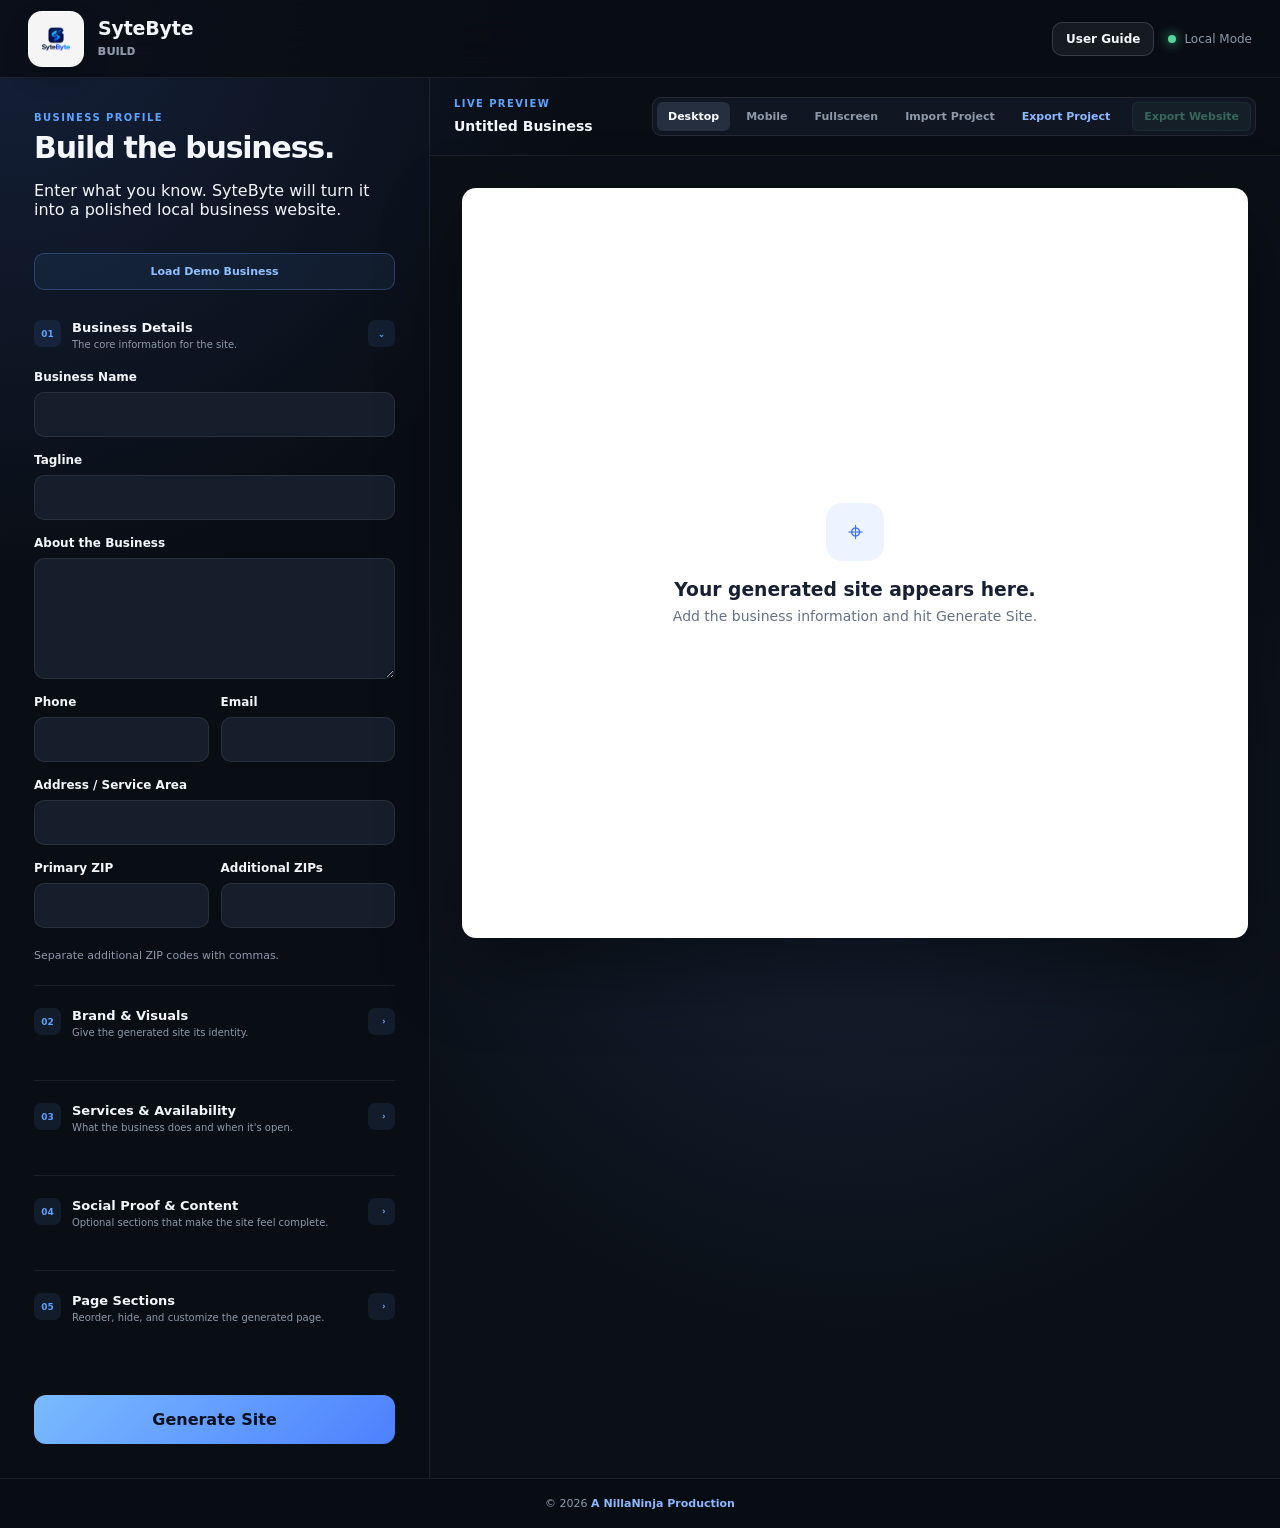
<file: index.html>
<!DOCTYPE html>
<html lang="en">
<head>
  <meta charset="UTF-8">
  <meta name="viewport" content="width=device-width, initial-scale=1.0">
  <link rel="preconnect" href="https://fonts.googleapis.com">
  <link rel="preconnect" href="https://fonts.gstatic.com" crossorigin>
  <link href="https://fonts.googleapis.com/css2?family=Kanit:wght@600;700;800&display=swap" rel="stylesheet">
  <title>SyteByte - Build</title>

  <link rel="icon" type="image/png" href="assets/sytebyte-logo.png">
  <link rel="apple-touch-icon" href="assets/sytebyte-logo.png">

  <link rel="stylesheet" href="css/styles.css?v=20260901-2">
</head>

<body>

  <header class="app-header">
    <div class="brand">
      <div class="brand-mark">
        <img
          src="assets/sytebyte-logo.png"
          alt="SyteByte"
        >
      </div>

      <div>
        <h1>SyteByte</h1>
        <p class="product-mark">BUILD</p>
      </div>
    </div>

    <div class="app-header-actions">
      <button
        id="open-user-guide"
        class="user-guide-button"
        type="button"
      >
        User Guide
      </button>

      <div class="status">
        <span class="status-dot"></span>
        Local Mode
      </div>
    </div>
  </header>


  <main class="app-shell">

    <!-- BUILDER -->
    <section class="builder-panel">

      <div class="panel-heading">
        <p class="eyebrow">Business Profile</p>
        <h2>Build the business.</h2>
        <p>
          Enter what you know. SyteByte will turn it into a polished
          local business website.
        </p>

        <button
          id="load-demo"
          class="demo-button"
          type="button"
        >
          Load Demo Business
        </button>
      </div>


            <form id="business-form">

        <!-- BUSINESS DETAILS -->

        <div class="form-section">
          <button
            class="form-section-heading"
            type="button"
            data-section-toggle
          >
            <span>01</span>

            <div>
              <strong>Business Details</strong>
              <small>The core information for the site.</small>
            </div>

            <span class="section-chevron">⌄</span>
          </button>

          <div class="form-section-body">
<div class="field">
            <label for="business-name">Business Name</label>
            <input
              id="business-name"
              type="text"
            >
          </div>

          <div class="field">
            <label for="tagline">Tagline</label>
            <input
              id="tagline"
              type="text"
            >
          </div>

          <div class="field">
            <label for="description">About the Business</label>

            <textarea
              id="description"
              rows="5"
            ></textarea>
          </div>

          <div class="field-row">
            <div class="field">
              <label for="phone">Phone</label>
              <input
                id="phone"
                type="tel"
              >
            </div>

            <div class="field">
              <label for="email">Email</label>
              <input
                id="email"
                type="email"
              >
            </div>
          </div>

          <div class="field">
            <label for="address">Address / Service Area</label>
            <input
              id="address"
              type="text"
            >
          </div>

          <div class="field-row">

            <div class="field">
              <label for="primary-zip">Primary ZIP</label>
              <input
                id="primary-zip"
                type="text"
                inputmode="numeric"
                maxlength="10"
              >
            </div>

            <div class="field">
              <label for="service-zips">Additional ZIPs</label>
              <input
                id="service-zips"
                type="text"
              >
            </div>

          </div>

          <span class="field-hint">
            Separate additional ZIP codes with commas.
          </span>
          </div>

        </div>


        <!-- BRAND & VISUALS -->

        <div class="form-section">
          <button
            class="form-section-heading"
            type="button"
            data-section-toggle
          >
            <span>02</span>

            <div>
              <strong>Brand & Visuals</strong>
              <small>Give the generated site its identity.</small>
            </div>

            <span class="section-chevron">⌄</span>
          </button>

          <div class="form-section-body">

          <div class="field">

            <label>Site Template</label>

            <div class="template-grid">

              <button
                type="button"
                class="template-choice active"
                data-site-template="local-service"
              >
                <strong>Local Service</strong>
                <span>Home & field services</span>
              </button>

              <button
                type="button"
                class="template-choice"
                data-site-template="restaurant"
              >
                <strong>Restaurant</strong>
                <span>Food, reviews & reservations</span>
              </button>

              <button
                type="button"
                class="template-choice"
                data-site-template="professional"
              >
                <strong>Professional</strong>
                <span>Consultants & offices</span>
              </button>

              <button
                type="button"
                class="template-choice"
                data-site-template="retail"
              >
                <strong>Retail</strong>
                <span>Products & storefronts</span>
              </button>

              <button
                type="button"
                class="template-choice"
                data-site-template="automotive"
              >
                <strong>Automotive</strong>
                <span>Repair, detail & service</span>
              </button>

              <button
                type="button"
                class="template-choice"
                data-site-template="blank"
              >
                <strong>Blank</strong>
                <span>Start simple</span>
              </button>

            </div>

            <span class="field-hint">
              Templates set the starting structure. You can still reorder,
              hide, add, and customize sections afterward.
            </span>

          </div>


<div class="field">
            <label>Business Logo</label>

            <label class="upload-box" for="business-logo">
              <span class="upload-icon">+</span>

              <span>
                <strong>Upload logo</strong>
                <small>PNG, JPG or WebP</small>
              </span>
            </label>

            <input
              id="business-logo"
              class="file-input"
              type="file"
              accept="image/png,image/jpeg,image/webp"
            >

            <div
              id="logo-preview"
              class="asset-preview"
              hidden
            ></div>

              <span class="regenerate-note">
                Image changes require Generate Site to refresh the preview.
              </span>

          </div>


          <div class="field">
            <label>Hero Image</label>

            <label class="upload-box" for="hero-image">
              <span class="upload-icon">+</span>

              <span>
                <strong>Upload business photo</strong>
                <small>Used as the main website image</small>
              </span>
            </label>

            <input
              id="hero-image"
              class="file-input"
              type="file"
              accept="image/png,image/jpeg,image/webp"
            >

            <div
              id="hero-image-preview"
              class="asset-preview asset-preview-wide"
              hidden
            ></div>

              <span class="regenerate-note">
                Image changes require Generate Site to refresh the preview.
              </span>

          </div>


          <div class="field">
            <label>Hero Style</label>

            <div class="hero-style-grid">

              <button
                class="hero-style active"
                type="button"
                data-hero-style="split"
              >
                <strong>Split</strong>
                <span>Copy + image</span>
              </button>

              <button
                class="hero-style"
                type="button"
                data-hero-style="background"
              >
                <strong>Cover</strong>
                <span>Glass + image</span>
              </button>

              <button
                class="hero-style"
                type="button"
                data-hero-style="minimal"
              >
                <strong>Minimal</strong>
                <span>Clean typography</span>
              </button>

            </div>
          </div>


          <div class="field">
            <label>Motion</label>

            <div class="motion-stack">

              <label class="motion-toggle">
                <input
                  id="enable-parallax"
                  type="checkbox"
                  checked
                >

                <span>
                  <strong>Parallax backgrounds</strong>
                  <small>
                    Adds subtle depth to hero and image-backed sections.
                  </small>
                </span>
              </label>


              <label class="motion-toggle">
                <input
                  id="enable-reveal"
                  type="checkbox"
                  checked
                >

                <span>
                  <strong>Reveal sections on scroll</strong>
                  <small>
                    Smoothly introduces content as it enters view.
                  </small>
                </span>
              </label>

            </div>


            <div class="motion-options">

              <div>
                <span class="motion-option-label">
                  Reveal Style
                </span>

                <div class="motion-choice-group" data-reveal-style>

                  <button
                    type="button"
                    class="motion-choice active"
                    data-reveal-value="fade-up"
                  >
                    Fade Up
                  </button>

                  <button
                    type="button"
                    class="motion-choice"
                    data-reveal-value="fade"
                  >
                    Fade
                  </button>

                  <button
                    type="button"
                    class="motion-choice"
                    data-reveal-value="slide"
                  >
                    Slide
                  </button>

                  <button
                    type="button"
                    class="motion-choice"
                    data-reveal-value="scale"
                  >
                    Scale
                  </button>

                </div>
              </div>


              <div>
                <span class="motion-option-label">
                  Speed
                </span>

                <div class="motion-choice-group" data-reveal-speed>

                  <button
                    type="button"
                    class="motion-choice"
                    data-speed-value="gentle"
                  >
                    Gentle
                  </button>

                  <button
                    type="button"
                    class="motion-choice active"
                    data-speed-value="normal"
                  >
                    Normal
                  </button>

                  <button
                    type="button"
                    class="motion-choice"
                    data-speed-value="quick"
                  >
                    Quick
                  </button>

                </div>
              </div>

            </div>

          </div>


          <div class="field">
            <label>Texture & Surface</label>

            <span class="field-hint texture-intro">
              Add subtle texture to different parts of the generated site.
            </span>

            <div class="texture-control">

              <span class="texture-label">
                Page
              </span>

              <div
                class="texture-options"
                data-texture-group="page"
              >

                <button
                  type="button"
                  class="texture-option active"
                  data-texture="none"
                >
                  None
                </button>

                <button
                  type="button"
                  class="texture-option"
                  data-texture="grain"
                >
                  Grain
                </button>

                <button
                  type="button"
                  class="texture-option"
                  data-texture="grid"
                >
                  Grid
                </button>

                <button
                  type="button"
                  class="texture-option"
                  data-texture="dots"
                >
                  Dots
                </button>

                <button
                  type="button"
                  class="texture-option"
                  data-texture="paper"
                >
                  Paper
                </button>

                <button
                  type="button"
                  class="texture-option"
                  data-texture="diagonal"
                >
                  Lines
                </button>

              </div>

            </div>


            <div class="texture-control">

              <span class="texture-label">
                Hero
              </span>

              <div
                class="texture-options"
                data-texture-group="hero"
              >

                <button
                  type="button"
                  class="texture-option active"
                  data-texture="none"
                >
                  None
                </button>

                <button
                  type="button"
                  class="texture-option"
                  data-texture="grain"
                >
                  Grain
                </button>

                <button
                  type="button"
                  class="texture-option"
                  data-texture="grid"
                >
                  Grid
                </button>

                <button
                  type="button"
                  class="texture-option"
                  data-texture="dots"
                >
                  Dots
                </button>

                <button
                  type="button"
                  class="texture-option"
                  data-texture="paper"
                >
                  Paper
                </button>

                <button
                  type="button"
                  class="texture-option"
                  data-texture="diagonal"
                >
                  Lines
                </button>

              </div>

            </div>


            <div class="texture-control">

              <span class="texture-label">
                Cards
              </span>

              <div
                class="texture-options"
                data-texture-group="cards"
              >

                <button
                  type="button"
                  class="texture-option active"
                  data-texture="none"
                >
                  None
                </button>

                <button
                  type="button"
                  class="texture-option"
                  data-texture="grain"
                >
                  Grain
                </button>

                <button
                  type="button"
                  class="texture-option"
                  data-texture="grid"
                >
                  Grid
                </button>

                <button
                  type="button"
                  class="texture-option"
                  data-texture="dots"
                >
                  Dots
                </button>

                <button
                  type="button"
                  class="texture-option"
                  data-texture="paper"
                >
                  Paper
                </button>

                <button
                  type="button"
                  class="texture-option"
                  data-texture="diagonal"
                >
                  Lines
                </button>

              </div>

            </div>

          </div>


          <div class="field">
            <label>Brand Palette</label>

            <div class="palette-presets">

              <button type="button" class="palette-preset" data-palette="professional">
                Professional
              </button>

              <button type="button" class="palette-preset" data-palette="modern">
                Modern
              </button>

              <button type="button" class="palette-preset" data-palette="bold">
                Bold
              </button>

              <button type="button" class="palette-preset" data-palette="earthy">
                Earthy
              </button>

              <button type="button" class="palette-preset" data-palette="luxury">
                Luxury
              </button>

              <button type="button" class="palette-preset" data-palette="dark">
                Dark
              </button>

            </div>

            <div class="color-grid">

              <div class="color-option">
                <span>Primary</span>

                <div class="color-field">
                  <input id="primary-color" type="color" value="#1f4f8f">
                  <span data-color-value="primary-color">#1f4f8f</span>
                </div>
              </div>

              <div class="color-option">
                <span>Accent</span>

                <div class="color-field">
                  <input id="accent-color" type="color" value="#38bdf8">
                  <span data-color-value="accent-color">#38bdf8</span>
                </div>
              </div>

              <div class="color-option">
                <span>Buttons</span>

                <div class="color-field">
                  <input id="button-color" type="color" value="#2563eb">
                  <span data-color-value="button-color">#2563eb</span>
                </div>
              </div>

              <div class="color-option">
                <span>Button Text</span>

                <div class="color-field">
                  <input id="button-text-color" type="color" value="#ffffff">
                  <span data-color-value="button-text-color">#ffffff</span>
                </div>
              </div>

            </div>

            <span class="field-hint">
              Choose a preset or customize the colors individually.
            </span>
          </div>
          </div>

        </div>


        <!-- SERVICES -->

        <div class="form-section">
          <button
            class="form-section-heading"
            type="button"
            data-section-toggle
          >
            <span>03</span>

            <div>
              <strong>Services & Availability</strong>
              <small>What the business does and when it's open.</small>
            </div>

            <span class="section-chevron">⌄</span>
          </button>

          <div class="form-section-body">
<div class="field">
            <label for="services">Services</label>

            <textarea
              id="services"
              rows="6"
            ></textarea>

            <span class="field-hint">
              One service per line.
            </span>
          </div>

          <div class="field">
            <label for="hours">Business Hours</label>

            <textarea
              id="hours"
              rows="4"
            ></textarea>
          </div>
          </div>

        </div>


        <!-- SOCIAL PROOF -->

        <div class="form-section">
          <button
            class="form-section-heading"
            type="button"
            data-section-toggle
          >
            <span>04</span>

            <div>
              <strong>Social Proof & Content</strong>
              <small>Optional sections that make the site feel complete.</small>
            </div>

            <span class="section-chevron">⌄</span>
          </button>

          <div class="form-section-body">
<div class="field">
            <label for="testimonials">Testimonials</label>

            <textarea
              id="testimonials"
              rows="6"
            ></textarea>

            <span class="field-hint">
              Optional. One review per line: Name | Review
            </span>
          </div>


          <div class="field">
            <label>Photo Gallery</label>

            <label class="upload-box" for="gallery-images">
              <span class="upload-icon">+</span>

              <span>
                <strong>Add gallery photos</strong>
                <small>Select up to 9 images</small>
              </span>
            </label>

            <input
              id="gallery-images"
              class="file-input"
              type="file"
              accept="image/png,image/jpeg,image/webp"
              multiple
            >

            <div
              id="gallery-preview"
              class="gallery-upload-preview"
              hidden
            ></div>

            <span class="regenerate-note">
              Image changes require Generate Site to refresh the preview.
            </span>
          </div>


          <div class="field">
            <label for="faqs">Frequently Asked Questions</label>

            <textarea
              id="faqs"
              rows="7"
            ></textarea>

            <span class="field-hint">
              Optional. One FAQ per line: Question | Answer
            </span>
          </div>
          </div>

        </div>


        <div class="form-section">

          <button
            class="form-section-heading"
            type="button"
            data-section-toggle
          >
            <span>05</span>

            <div>
              <strong>Page Sections</strong>
              <small>Reorder, hide, and customize the generated page.</small>
            </div>

            <span class="section-chevron">⌄</span>
          </button>

          <div class="form-section-body">

            <div class="page-manager-panel">

              <div class="page-manager-header">

                <div>
                  <strong>Pages</strong>
                  <small>Switch, add, and manage site pages.</small>
                </div>

                <button
                  type="button"
                  class="page-add-button"
                  id="add-page"
                >
                  + Add Page
                </button>


                <div
                  id="page-type-menu"
                  class="page-type-menu"
                  hidden
                >

                  <button type="button" data-page-type="blank">
                    <strong>Blank</strong>
                    <span>Start with a clean page</span>
                  </button>

                  <button type="button" data-page-type="about">
                    <strong>About</strong>
                    <span>Story, team & trust</span>
                  </button>

                  <button type="button" data-page-type="services">
                    <strong>Services</strong>
                    <span>Services, process & CTA</span>
                  </button>

                  <button type="button" data-page-type="collection">
                    <strong>Collection</strong>
                    <span>Collections & products</span>
                  </button>

                  <button type="button" data-page-type="gallery">
                    <strong>Gallery</strong>
                    <span>Images & social proof</span>
                  </button>

                  <button type="button" data-page-type="contact">
                    <strong>Contact</strong>
                    <span>Contact details & FAQ</span>
                  </button>

                </div>

              </div>

              <div
                id="page-manager"
                class="page-manager"
              ></div>

            </div>


            <div
              id="section-manager"
              class="section-manager"
            ></div>


            <div class="add-section-panel">

              <span class="add-section-label">
                Add Section
              </span>

              <div class="add-section-grid">

                <button
                  type="button"
                  class="add-section-button"
                  data-add-section="text-image"
                >
                  <strong>Text + Image</strong>
                  <span>Story, intro, or feature</span>
                </button>

                <button
                  type="button"
                  class="add-section-button"
                  data-add-section="features"
                >
                  <strong>Feature Cards</strong>
                  <span>Highlight benefits</span>
                </button>

                <button
                  type="button"
                  class="add-section-button"
                  data-add-section="promo"
                >
                  <strong>Promo CTA</strong>
                  <span>Offer or promotion</span>
                </button>

                <button
                  type="button"
                  class="add-section-button"
                  data-add-section="trust"
                >
                  <strong>Trust Strip</strong>
                  <span>Badges or credentials</span>
                </button>

                <button
                  type="button"
                  class="add-section-button"
                  data-add-section="menu"
                  data-template-only="restaurant"
                  hidden
                >
                  <strong>Menu</strong>
                  <span>Categories, dishes & prices</span>
                </button>

                <button
                  type="button"
                  class="add-section-button"
                  data-add-section="featured-dish"
                  data-template-only="restaurant"
                  hidden
                >
                  <strong>Featured Dish</strong>
                  <span>Spotlight a signature item</span>
                </button>

                <button
                  type="button"
                  class="add-section-button"
                  data-add-section="reservation"
                  data-template-only="restaurant"
                  hidden
                >
                  <strong>Reservation CTA</strong>
                  <span>Drive bookings or calls</span>
                </button>

                <button
                  type="button"
                  class="add-section-button"
                  data-add-section="credentials"
                  data-template-only="professional"
                  hidden
                >
                  <strong>Credentials</strong>
                  <span>Licenses, certifications & trust</span>
                </button>

                <button
                  type="button"
                  class="add-section-button"
                  data-add-section="process"
                  data-template-only="professional"
                  hidden
                >
                  <strong>Process</strong>
                  <span>Explain how you work</span>
                </button>

                <button
                  type="button"
                  class="add-section-button"
                  data-add-section="team"
                  data-template-only="professional"
                  hidden
                >
                  <strong>Team</strong>
                  <span>People, roles & expertise</span>
                </button>

                <button
                  type="button"
                  class="add-section-button"
                  data-add-section="products"
                  data-template-only="retail"
                  hidden
                >
                  <strong>Featured Products</strong>
                  <span>Products, prices & links</span>
                </button>

                <button
                  type="button"
                  class="add-section-button"
                  data-add-section="collections"
                  data-template-only="retail"
                  hidden
                >
                  <strong>Collections</strong>
                  <span>Organize product categories</span>
                </button>

                <button
                  type="button"
                  class="add-section-button"
                  data-add-section="store-promo"
                  data-template-only="retail"
                  hidden
                >
                  <strong>Store Promo</strong>
                  <span>Sales, launches & offers</span>
                </button>




              </div>

            </div>

          </div>

        </div>


        <button
          class="generate-button"
          type="submit"
        >
          Generate Site
        </button>

      </form>

    </section>



    <!-- PREVIEW -->
    <section class="preview-panel">

      <div class="preview-toolbar">

        <div>
          <p class="eyebrow">Live Preview</p>
          <strong id="preview-title">Untitled Business</strong>
        </div>

        <div class="preview-actions">

          <button
            class="toolbar-button active"
            data-preview="desktop"
            type="button"
          >
            Desktop
          </button>

          <button
            class="toolbar-button"
            data-preview="mobile"
            type="button"
          >
            Mobile
          </button>

          <button
            class="toolbar-button"
            id="fullscreen-site"
            type="button"
            disabled
          >
            Fullscreen
          </button>

          <button
            class="toolbar-button"
            id="import-project"
            type="button"
          >
            Import Project
          </button>

          <button
            class="toolbar-button"
            id="export-project"
            type="button"
          >
            Export Project
          </button>

          <input
            id="import-project-file"
            type="file"
            accept=".json,.sytebyte.json,application/json"
            hidden
          >

          <button
            class="toolbar-button export-button"
            id="export-site"
            type="button"
            disabled
          >
            Export Website
          </button>

        </div>

      </div>


      <div class="preview-stage">

        <div
          id="site-preview"
          class="site-preview"
        >

          <div class="empty-state">

            <div class="empty-icon">⌖</div>

            <h3>Your generated site appears here.</h3>

            <p>
              Add the business information and hit Generate Site.
            </p>

          </div>

        </div>

      </div>

    </section>

  </main>


  
  <footer class="app-footer">
    <p>
      © 2026
      <a
        href="https://thenillaninja.github.io/mark-portfolio-v2/"
        target="_blank"
        rel="noopener"
      >
        A NillaNinja Production
      </a>
    </p>
  </footer>

  
  <div
    id="user-guide-modal"
    class="user-guide-modal"
    hidden
  >
    <div
      class="user-guide-backdrop"
      data-close-user-guide
    ></div>

    <section
      class="user-guide-dialog"
      role="dialog"
      aria-modal="true"
      aria-labelledby="user-guide-title"
    >
      <header class="user-guide-header">
        <div>
          <p class="eyebrow">SyteByte Help</p>
          <h2 id="user-guide-title">User Guide</h2>
          <p>
            Build, customize, save, and publish a complete business website.
          </p>
        </div>

        <button
          class="user-guide-close"
          type="button"
          data-close-user-guide
          aria-label="Close user guide"
        >
          ×
        </button>
      </header>

      <div class="user-guide-content">

        <nav class="user-guide-nav" aria-label="User guide sections">
          <a href="#guide-start">Getting Started</a>
          <a href="#guide-business">Business Details</a>
          <a href="#guide-brand">Brand & Visuals</a>
          <a href="#guide-services">Services</a>
          <a href="#guide-content">Social Proof</a>
          <a href="#guide-pages">Pages & Sections</a>
          <a href="#guide-links">Links</a>
          <a href="#guide-projects">Projects</a>
          <a href="#guide-publish">Publishing</a>
          <a href="#guide-workflow">Workflow</a>
          <a href="#guide-troubleshooting">Troubleshooting</a>
        </nav>

        <div class="user-guide-body">

          <section id="guide-start" class="guide-section">
            <span class="guide-number">01</span>
            <div>
              <h3>Getting Started</h3>
              <p>
                SyteByte turns structured business information into a polished,
                responsive website. Start with the business information, choose
                the visual style, configure content and pages, then generate the
                site.
              </p>
              <p>
                Use <strong>Load Demo Business</strong> if you want to explore
                SyteByte with sample content before starting a real project.
              </p>
            </div>
          </section>

          <section id="guide-business" class="guide-section">
            <span class="guide-number">02</span>
            <div>
              <h3>Business Details</h3>
              <p>
                Enter the core information that identifies the business:
                business name, tagline, description, phone number, email,
                location, ZIP code, and service areas.
              </p>
              <p>
                This information is reused throughout the generated website,
                including the hero, contact areas, calls to action, and footer.
              </p>
            </div>
          </section>

          <section id="guide-brand" class="guide-section">
            <span class="guide-number">03</span>
            <div>
              <h3>Brand & Visuals</h3>
              <p>
                Choose the site template, hero layout, colors, textures, motion,
                and imagery. You can upload a business logo, hero image, and
                gallery images.
              </p>
              <p>
                Templates provide a starting structure. They do not prevent you
                from changing, reordering, adding, or removing sections later.
              </p>
            </div>
          </section>

          <section id="guide-services" class="guide-section">
            <span class="guide-number">04</span>
            <div>
              <h3>Services & Availability</h3>
              <p>
                Add the services the business provides and its operating hours.
                Enter one service per line so SyteByte can turn them into
                individual service items in the generated site.
              </p>
            </div>
          </section>

          <section id="guide-content" class="guide-section">
            <span class="guide-number">05</span>
            <div>
              <h3>Social Proof & Content</h3>
              <p>
                Add optional testimonials, FAQs, gallery content, and other
                supporting information. These sections help make a generated
                site feel complete without requiring every field to be filled.
              </p>
            </div>
          </section>

          <section id="guide-pages" class="guide-section">
            <span class="guide-number">06</span>
            <div>
              <h3>Pages & Sections</h3>
              <p>
                The Page Manager controls the pages in the website. Home is
                always the main <strong>index.html</strong> page. Additional
                pages can be created from starter templates such as About,
                Services, Gallery, Collection, Contact, or Blank.
              </p>
              <p>
                Inside each page, sections can be enabled, disabled, reordered,
                renamed for navigation, and customized independently.
              </p>
            </div>
          </section>

          <section id="guide-links" class="guide-section">
            <span class="guide-number">07</span>
            <div>
              <h3>Linking Buttons & Content</h3>
              <p>
                Structured links allow buttons, products, collections, and
                promotional sections to link to another page, a section within
                the website, or an external URL.
              </p>
              <p>
                Use Page or Section links whenever possible so SyteByte can
                automatically generate the correct destination in the published
                website.
              </p>
            </div>
          </section>

          <section id="guide-projects" class="guide-section">
            <span class="guide-number">08</span>
            <div>
              <h3>Saving & Importing Projects</h3>
              <p>
                <strong>Save Project</strong> stores the editable SyteByte
                project as a <strong>.sytebyte.json</strong> file. This contains
                the project structure, pages, content, design choices, and
                supported uploaded imagery.
              </p>
              <p>
                Use <strong>Import Project</strong> to reopen that file later
                and continue editing where you left off.
              </p>
            </div>
          </section>

          <section id="guide-publish" class="guide-section">
            <span class="guide-number">09</span>
            <div>
              <h3>Publishing the Website</h3>
              <p>
                Use <strong>Publish Files</strong> when the site is ready.
                SyteByte creates a ZIP containing the generated website pages.
              </p>
              <p>
                The Home page is exported as <strong>index.html</strong>.
                Additional pages are exported using their page slugs. The files
                can then be uploaded to a static web host or web server.
              </p>
            </div>
          </section>

          <section id="guide-workflow" class="guide-section">
            <span class="guide-number">10</span>
            <div>
              <h3>Recommended Workflow</h3>
              <ol>
                <li>Enter Business Details.</li>
                <li>Choose a template and visual style.</li>
                <li>Add services, hours, and supporting content.</li>
                <li>Generate the site.</li>
                <li>Adjust pages and sections while watching the live preview.</li>
                <li>Configure buttons and links.</li>
                <li>Save the editable project.</li>
                <li>Publish the final website files.</li>
              </ol>
            </div>
          </section>

          <section id="guide-troubleshooting" class="guide-section">
            <span class="guide-number">11</span>
            <div>
              <h3>Quick Troubleshooting</h3>

              <h4>My changes are not showing.</h4>
              <p>
                Generate the site once to activate the live preview. Most text
                and settings will then update automatically as you edit.
              </p>

              <h4>I changed an uploaded image.</h4>
              <p>
                Image changes may require pressing <strong>Generate Site</strong>
                again before they appear.
              </p>

              <h4>I want to continue editing later.</h4>
              <p>
                Save the project before closing SyteByte, then import the
                resulting <strong>.sytebyte.json</strong> file next time.
              </p>

              <h4>I only want the finished website.</h4>
              <p>
                Use <strong>Publish Files</strong>. The published ZIP is separate
                from the editable SyteByte project file.
              </p>
            </div>
          </section>

        </div>
      </div>
    </section>
  </div>

  <script src="js/app.js"></script>

</body>
</html>
</file>
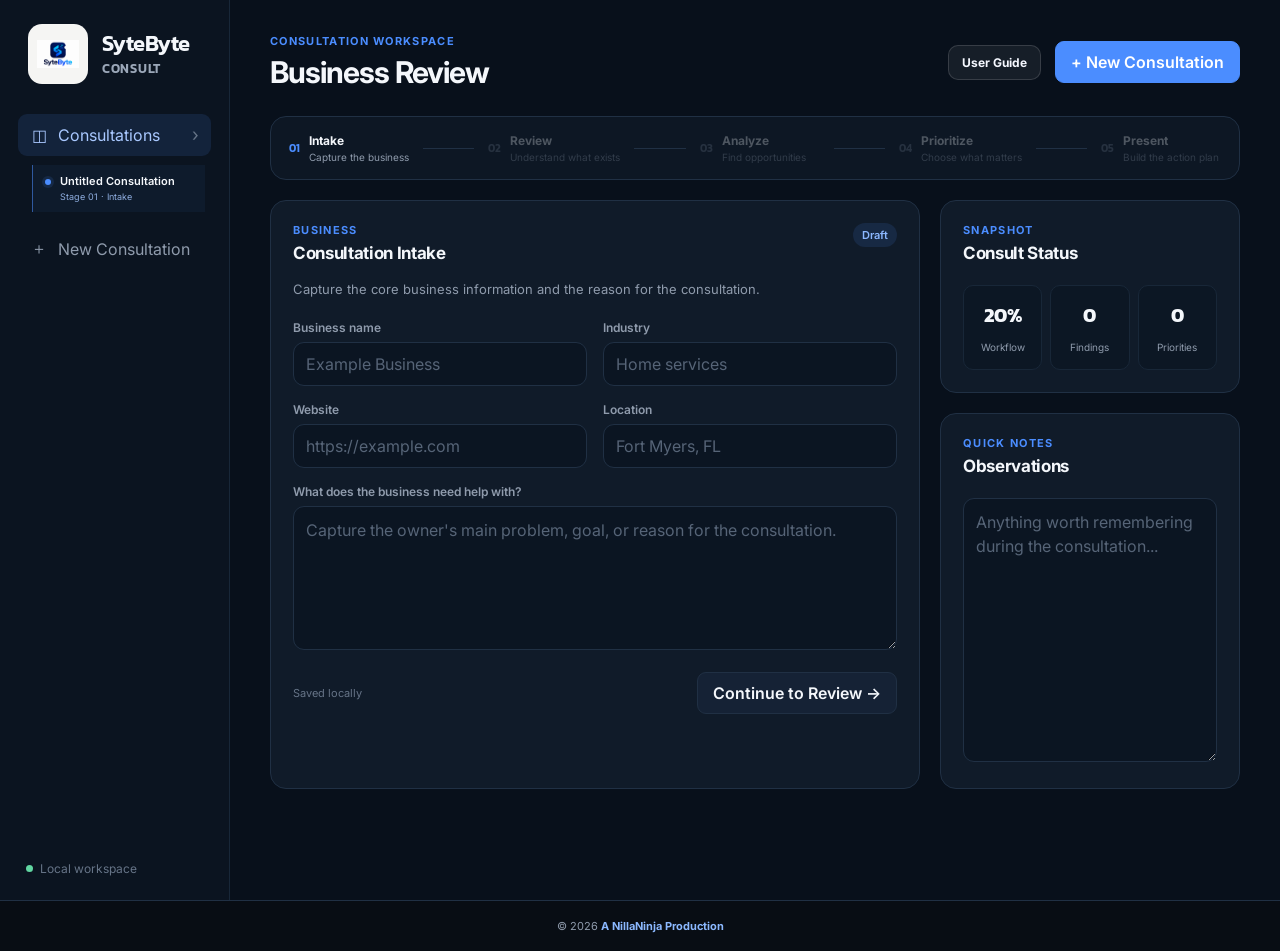
<file: consult/index.html>
<!DOCTYPE html>
<html lang="en">
<head>
  <meta charset="UTF-8" />
  <meta name="viewport" content="width=device-width, initial-scale=1.0" />
  <title>SyteByte - Consult</title>
  <link rel="preconnect" href="https://fonts.googleapis.com">
  <link rel="preconnect" href="https://fonts.gstatic.com" crossorigin>
  <link href="https://fonts.googleapis.com/css2?family=Inter:wght@400;500;600;700&family=Kanit:wght@500;600;700&display=swap" rel="stylesheet">
  <link rel="stylesheet" href="css/styles.css" />
  <link rel="stylesheet" href="css/report-print.css" media="print" />
</head>
<body>

  <div class="app-shell">

    <aside class="sidebar">
      <div class="brand">
        <img class="brand-logo" src="assets/sytebyte-logo-wbg.png" alt="SyteByte" />

        <div class="brand-copy">
          <div class="brand-name">SyteByte</div>
          <div class="brand-product">Consult</div>
        </div>
      </div>

      <nav class="sidebar-nav">
        <button class="nav-item active nav-item-with-chevron" id="consultationsNavButton">
          <span class="nav-item-main">
            <span class="nav-icon">◫</span>
            Consultations
          </span>

          <span class="nav-chevron" aria-hidden="true">›</span>
        </button>

        <div id="consultationList" class="consultation-list"></div>

        <button class="nav-item" id="sidebarNewConsultationButton">
          <span class="nav-icon">＋</span>
          New Consultation
        </button>
      </nav>

      <div class="sidebar-footer">
        <span class="status-dot"></span>
        Local workspace
      </div>
    </aside>

    <main class="main-content">

      <header class="topbar">
        <div class="topbar-left">
          <div>
            <p class="eyebrow">CONSULTATION WORKSPACE</p>
            <h1>Business Review</h1>
          </div>

          <button
            class="mobile-consultations-button"
            id="mobileConsultationsButton"
            type="button"
            aria-label="Open consultations"
            aria-expanded="false"
          >
            <span class="mobile-menu-icon">☰</span>
            <span>Consultations</span>
          </button>
        </div>

        <div class="app-header-actions">
          <button
            class="user-guide-button"
            id="open-user-guide"
            type="button"
          >
            User Guide
          </button>

          <button class="primary-button" id="newConsultationButton">
            + New Consultation
          </button>
        </div>
      </header>

      <section class="workflow-card">
        <div class="workflow-step active">
          <span class="step-number">01</span>
          <div>
            <strong>Intake</strong>
            <span>Capture the business</span>
          </div>
        </div>

        <div class="workflow-line"></div>

        <div class="workflow-step">
          <span class="step-number">02</span>
          <div>
            <strong>Review</strong>
            <span>Understand what exists</span>
          </div>
        </div>

        <div class="workflow-line"></div>

        <div class="workflow-step">
          <span class="step-number">03</span>
          <div>
            <strong>Analyze</strong>
            <span>Find opportunities</span>
          </div>
        </div>

        <div class="workflow-line"></div>

        <div class="workflow-step">
          <span class="step-number">04</span>
          <div>
            <strong>Prioritize</strong>
            <span>Choose what matters</span>
          </div>
        </div>

        <div class="workflow-line"></div>

        <div class="workflow-step">
          <span class="step-number">05</span>
          <div>
            <strong>Present</strong>
            <span>Build the action plan</span>
          </div>
        </div>
      </section>

      <section class="workspace-grid">

        <div class="panel business-panel">
          <div id="stageContent"></div>
        </div>

        <div class="side-stack" id="consultSideStack">

          <div class="panel snapshot-panel">
            <div class="panel-header">
              <div>
                <p class="panel-label">SNAPSHOT</p>
                <h2>Consult Status</h2>
              </div>
            </div>

            <div class="metric-grid">
              <div class="metric">
                <strong id="completionMetric">20%</strong>
                <span>Workflow</span>
              </div>

              <div class="metric">
                <strong id="findingsMetric">0</strong>
                <span>Findings</span>
              </div>

              <div class="metric">
                <strong id="prioritiesMetric">0</strong>
                <span>Priorities</span>
              </div>
            </div>
          </div>

          <div class="panel notes-panel">
            <div class="panel-header">
              <div>
                <p class="panel-label">QUICK NOTES</p>
                <h2>Observations</h2>
              </div>
            </div>

            <textarea
              id="consultNotes"
              rows="10"
              placeholder="Anything worth remembering during the consultation..."
            ></textarea>
          </div>

        </div>

      </section>

    </main>
  </div>


  <div
    id="user-guide-modal"
    class="user-guide-modal no-print"
    hidden
  >
    <div
      class="user-guide-backdrop"
      data-close-user-guide
    ></div>

    <section
      class="user-guide-dialog"
      role="dialog"
      aria-modal="true"
      aria-labelledby="user-guide-title"
    >
      <header class="user-guide-header">
        <div>
          <p class="eyebrow">SyteByte Help</p>
          <h2 id="user-guide-title">Consult User Guide</h2>
          <p>
            Review a business, identify opportunities, prioritize action,
            and create a clear client-ready report.
          </p>
        </div>

        <button
          class="user-guide-close"
          type="button"
          data-close-user-guide
          aria-label="Close user guide"
        >
          ×
        </button>
      </header>

      <div class="user-guide-content">

        <div class="user-guide-nav-wrap">
          <button
            class="user-guide-nav-toggle"
            id="userGuideNavToggle"
            type="button"
            aria-expanded="false"
            aria-controls="userGuideNav"
          >
            <span>Guide Sections</span>
            <span class="user-guide-nav-toggle-icon" aria-hidden="true">⌄</span>
          </button>

          <nav
            class="user-guide-nav"
            id="userGuideNav"
            aria-label="Consult user guide sections"
          >
            <a href="#guide-start">Getting Started</a>
          <a href="#guide-mode">Choose Your Mode</a>
          <a href="#guide-intake">Intake</a>
          <a href="#guide-review">Review</a>
          <a href="#guide-analyze">Analyze</a>
          <a href="#guide-prioritize">Prioritize</a>
          <a href="#guide-present">Present</a>
          <a href="#guide-consultations">Consultations</a>
          <a href="#guide-portability">Import & Export</a>
          <a href="#guide-workflow">Workflow</a>
            <a href="#guide-troubleshooting">Troubleshooting</a>
          </nav>
        </div>

        <div class="user-guide-body">

          <section id="guide-start" class="guide-section">
            <span class="guide-number">01</span>

            <div>
              <h3>Getting Started</h3>

              <p>
                SyteByte Consult helps turn business observations into a
                practical action plan. The core workflow is
                <strong>Intake → Review → Analyze → Prioritize → Present</strong>.
              </p>

              <p>
                Each consultation is saved locally as you work. You can move
                backward through completed stages without losing information,
                and previously reached stages remain available from the
                workflow bar.
              </p>
            </div>
          </section>

          <section id="guide-mode" class="guide-section">
            <span class="guide-number">02</span>

            <div>
              <h3>Choose Your Mode</h3>

              <p>
                New consultations begin by asking how SyteByte Consult will
                be used.
              </p>

              <h4>Business Owner</h4>

              <p>
                Choose <strong>Review my own business</strong> for a guided
                experience with simpler prompts and self-assessment language.
              </p>

              <h4>Consultant</h4>

              <p>
                Choose <strong>Review a client business</strong> for the
                professional consultation workspace with faster,
                consultant-focused wording.
              </p>

              <p>
                Both modes use the same underlying workflow and converge into
                the same Analyze, Prioritize, and Present stages.
              </p>
            </div>
          </section>

          <section id="guide-intake" class="guide-section">
            <span class="guide-number">03</span>

            <div>
              <h3>Intake</h3>

              <p>
                Capture the business name, industry, website, location, and
                the main goal or reason for the consultation.
              </p>

              <p>
                In Business Owner mode, the prompts are framed around what the
                owner would like to improve. In Consultant mode, the same
                information is captured as a professional intake.
              </p>
            </div>
          </section>

          <section id="guide-review" class="guide-section">
            <span class="guide-number">04</span>

            <div>
              <h3>Review</h3>

              <p>
                Review the current state of the business across areas such as
                Website, Google Presence, Lead Capture, Social Presence, and
                Trust Signals.
              </p>

              <p>
                Select the status that best describes each area and add a
                quick observation when useful. Review is meant to record
                <strong>what exists today</strong>, not diagnose the problem yet.
              </p>

              <p>
                Items marked as needing work or missing are carried forward
                into Analyze as draft findings.
              </p>
            </div>
          </section>

          <section id="guide-analyze" class="guide-section">
            <span class="guide-number">05</span>

            <div>
              <h3>Analyze</h3>

              <p>
                Analyze turns observations into clear findings and
                recommendations.
              </p>

              <p>
                Each finding can include the original evidence, why the issue
                matters to the business, and a recommended action.
              </p>

              <h4>Refine</h4>

              <p>
                Use <strong>Refine</strong> to improve the wording of a finding
                title.
              </p>

              <h4>Draft Impact</h4>

              <p>
                Use <strong>Draft Impact</strong> to create a starting point for
                explaining why the finding matters.
              </p>

              <h4>Draft Action</h4>

              <p>
                Use <strong>Draft Action</strong> to create a suggested next
                step. Drafted text remains editable and should be reviewed
                before presentation.
              </p>

              <p>
                You can also use <strong>Add Finding</strong> to capture an
                opportunity that did not originate in Review.
              </p>
            </div>
          </section>

          <section id="guide-prioritize" class="guide-section">
            <span class="guide-number">06</span>

            <div>
              <h3>Prioritize</h3>

              <p>
                Prioritize helps decide what should be acted on first using
                two simple measures: <strong>Impact</strong> and
                <strong>Effort</strong>.
              </p>

              <p>
                Higher-impact and lower-effort findings rise toward the top.
                A high-impact, low-effort item is identified as a
                <strong>Quick Win</strong>.
              </p>

              <p>
                Check <strong>Add to action plan</strong> for the findings that
                should appear in the final client report.
              </p>
            </div>
          </section>

          <section id="guide-present" class="guide-section">
            <span class="guide-number">07</span>

            <div>
              <h3>Present</h3>

              <p>
                Present creates the client-facing Business Snapshot &
                Recommended Action Plan from the information already entered
                during the consultation.
              </p>

              <p>
                The report includes the business goal, current-state snapshot,
                key findings, and selected priorities.
              </p>

              <p>
                Use <strong>Print / Save PDF</strong> to create a clean,
                white-paper-style report. Internal Quick Notes and app
                navigation are excluded from the printed document.
              </p>
            </div>
          </section>

          <section id="guide-consultations" class="guide-section">
            <span class="guide-number">08</span>

            <div>
              <h3>Managing Consultations</h3>

              <p>
                Open <strong>Consultations</strong> to view saved consultation
                workspaces.
              </p>

              <p>
                Each saved consultation shows its current stage, number of
                findings, priorities, and last-updated date.
              </p>

              <p>
                Available actions include
                <strong>Open, Duplicate, Export, Rename,</strong> and
                <strong>Delete</strong>.
              </p>

              <p>
                On smaller screens, use the Consultations button below
                Business Review to open the slide-out consultation drawer.
              </p>
            </div>
          </section>

          <section id="guide-portability" class="guide-section">
            <span class="guide-number">09</span>

            <div>
              <h3>Import & Export</h3>

              <p>
                Use <strong>Export</strong> to save a consultation as a SyteByte
                Consult JSON file. This provides a portable backup of the
                consultation data.
              </p>

              <p>
                Use <strong>Import</strong> from the Consultations screen to
                restore an exported consultation. Imported copies are labeled
                <strong>(Imported)</strong> so they can be distinguished from
                the original.
              </p>

              <p>
                <strong>Duplicate</strong> creates a separate editable copy
                without requiring an export/import cycle.
              </p>
            </div>
          </section>

          <section id="guide-workflow" class="guide-section">
            <span class="guide-number">10</span>

            <div>
              <h3>Recommended Workflow</h3>

              <ol>
                <li>Choose Business Owner or Consultant mode.</li>
                <li>Complete Intake.</li>
                <li>Review the current state of the business.</li>
                <li>Turn relevant observations into findings in Analyze.</li>
                <li>Add business impact and recommended actions.</li>
                <li>Prioritize findings by Impact and Effort.</li>
                <li>Select the items that belong in the action plan.</li>
                <li>Review the final report in Present.</li>
                <li>Print or save the client report as a PDF.</li>
                <li>Export the consultation if you want a portable backup.</li>
              </ol>

              <p>
                Once a stage has been reached, its item in the workflow rail
                becomes clickable so you can move backward or forward among
                unlocked stages.
              </p>
            </div>
          </section>

          <section id="guide-troubleshooting" class="guide-section">
            <span class="guide-number">11</span>

            <div>
              <h3>Quick Troubleshooting</h3>

              <h4>My consultation disappeared after navigating.</h4>

              <p>
                Consultations save automatically in the browser. Open the
                Consultations screen and select the saved workspace.
              </p>

              <h4>I need to move a consultation to another browser or device.</h4>

              <p>
                Export the consultation as JSON, then use
                <strong>Import</strong> on the other installation.
              </p>

              <h4>I cannot reach a later workflow stage.</h4>

              <p>
                Future stages remain locked until they have been reached
                through the normal workflow. Continue from the current stage
                to unlock the next one.
              </p>

              <h4>The PDF looks different from the app.</h4>

              <p>
                That is intentional. The PDF uses a clean report layout and
                removes dashboard containers, app navigation, Quick Notes,
                and other internal controls.
              </p>

              <h4>Will a hard refresh delete my consultation?</h4>

              <p>
                A normal refresh does not clear saved consultation data.
                Clearing browser site data or local storage can remove local
                consultations, so export important consultations when you want
                a portable backup.
              </p>
            </div>
          </section>

        </div>
      </div>
    </section>
  </div>

  <footer class="app-footer no-print">
    <p>
      © 2026
      <a
        href="https://thenillaninja.github.io/mark-portfolio-v2/"
        target="_blank"
        rel="noopener"
      >
        A NillaNinja Production
      </a>
    </p>
  </footer>

  <button
    class="sidebar-overlay"
    id="sidebarOverlay"
    type="button"
    aria-label="Close consultations menu"
    hidden
  ></button>

  <input
    id="consultImportInput"
    type="file"
    accept="application/json,.json"
    hidden
  />

  <script src="js/app.js"></script>
</body>
</html>
</file>
<file: css/styles.css>
:root {
  --bg: #090d14;
  --panel: #111722;
  --panel-light: #161e2b;
  --border: rgba(255,255,255,.08);
  --text: #f3f6fb;
  --muted: #8d99aa;
  --accent: #5ea2ff;
  --success: #54d69a;
}

* {
  box-sizing: border-box;
}

html {
  color-scheme: dark;
}

body {
  margin: 0;
  font-family:
    Inter,
    ui-sans-serif,
    system-ui,
    -apple-system,
    BlinkMacSystemFont,
    "Segoe UI",
    sans-serif;

  background:
    radial-gradient(circle at top left, #15213a 0, transparent 30%),
    var(--bg);

  color: var(--text);
}


button,
input,
textarea,
select {
  font: inherit;
}


.app-header {
  min-height: 78px;

  display: flex;
  align-items: center;
  justify-content: space-between;

  padding: 0 28px;

  border-bottom: 1px solid var(--border);

  background: rgba(9,13,20,.82);
  backdrop-filter: blur(18px);

  position: sticky;
  top: 0;
  z-index: 10;
}


.brand {
  display: flex;
  align-items: center;
  gap: 14px;
}


.brand-mark {
  width: 56px;
  height: 56px;

  display: grid;
  place-items: center;

  flex: 0 0 auto;

  border-radius: 14px;
  overflow: hidden;

  padding: 6px;

  background: rgba(255,255,255,.96);
  border: 1px solid rgba(255,255,255,.75);

  box-shadow: 0 10px 24px rgba(0,0,0,.18);
}


.brand-mark img {
  width: 100%;
  height: 100%;

  display: block;
  object-fit: contain;
}


.brand h1 {
  font-size: 19px;
  font-weight: 800;
  letter-spacing: -.01em;
  margin: 0;
}


.brand p {
  color: var(--muted);
  margin: 3px 0 0;
  font-size: 12px;
}


.status {
  font-size: 12px;
  color: var(--muted);

  display: flex;
  align-items: center;
  gap: 8px;
}


.status-dot {
  width: 8px;
  height: 8px;
  border-radius: 50%;
  background: var(--success);
  box-shadow: 0 0 12px var(--success);
}


.app-shell {
  min-height: calc(100vh - 78px);

  display: grid;

  grid-template-columns:
    minmax(340px, 430px)
    minmax(0, 1fr);
}


.builder-panel {
  border-right: 1px solid var(--border);
  padding: 34px;

  overflow-y: auto;
}


.preview-panel {
  display: flex;
  flex-direction: column;
  min-width: 0;
}


.panel-heading {
  margin-bottom: 30px;
}


.eyebrow {
  margin: 0 0 7px;

  text-transform: uppercase;
  letter-spacing: .14em;

  color: var(--accent);

  font-size: 10px;
  font-weight: 800;
}


.panel-heading h2 {
  font-size: 30px;
  letter-spacing: -.04em;
  margin: 0 0 10px;
}


.panel-heading > p:last-child {
  color: var(--muted);
  line-height: 1.6;
  margin: 0;
  font-size: 14px;
}


.field {
  display: flex;
  flex-direction: column;
  gap: 8px;

  margin-bottom: 20px;
}


.field-row {
  display: grid;
  grid-template-columns: 1fr 1fr;
  gap: 12px;
}


label {
  font-size: 12px;
  font-weight: 700;
}


input,
textarea,
select {
  width: 100%;

  color: var(--text);
  background: var(--panel-light);

  border: 1px solid var(--border);
  border-radius: 10px;

  padding: 12px 13px;

  outline: none;

  transition:
    border .2s ease,
    box-shadow .2s ease;
}


input:focus,
textarea:focus,
select:focus {
  border-color: rgba(94,162,255,.65);

  box-shadow:
    0 0 0 3px rgba(94,162,255,.08);
}


textarea {
  resize: vertical;
}


.field-hint {
  font-size: 11px;
  color: var(--muted);
}


.color-field {
  display: flex;
  align-items: center;
  gap: 12px;
}


input[type="color"] {
  width: 52px;
  height: 42px;

  padding: 4px;

  cursor: pointer;
}


#color-value {
  font-family: monospace;
  color: var(--muted);
}


.generate-button {
  width: 100%;
  border: 0;

  margin-top: 8px;

  padding: 15px;

  border-radius: 12px;

  color: #07101e;
  background: linear-gradient(
    135deg,
    #7abbff,
    #4d80ff
  );

  font-weight: 900;

  cursor: pointer;

  transition:
    transform .15s ease,
    box-shadow .15s ease;
}


.generate-button:hover {
  transform: translateY(-1px);

  box-shadow:
    0 12px 30px rgba(58,112,255,.25);
}


.preview-toolbar {
  min-height: 78px;

  display: flex;
  align-items: center;
  justify-content: space-between;

  padding: 0 24px;

  border-bottom: 1px solid var(--border);
}


.preview-toolbar strong {
  font-size: 14px;
}


.preview-actions {
  display: flex;
  gap: 5px;

  padding: 4px;

  border: 1px solid var(--border);
  border-radius: 9px;

  background: var(--panel);
}


.toolbar-button {
  background: transparent;
  border: 0;

  color: var(--muted);

  padding: 7px 11px;

  border-radius: 6px;

  cursor: pointer;

  font-size: 11px;
  font-weight: 700;
}


.toolbar-button.active {
  color: white;
  background: #252f40;
}


.preview-stage {
  flex: 1;

  display: flex;
  justify-content: center;
  align-items: flex-start;

  padding: 32px;

  background:
    radial-gradient(circle at center, #182336 0, #0b1018 65%);
}


.site-preview {
  width: 100%;
  max-width: 1250px;

  background: white;

  color: #111;

  border-radius: 14px;

  overflow: visible;

  box-shadow:
    0 30px 80px rgba(0,0,0,.45);

  transition:
    width .25s ease,
    max-width .25s ease;
}


.site-preview.mobile {
  width: 390px;
  max-width: 390px;
}


.empty-state {
  min-height: 750px;

  display: flex;
  flex-direction: column;

  align-items: center;
  justify-content: center;

  text-align: center;

  padding: 40px;

  color: #667085;
}


.empty-icon {
  width: 58px;
  height: 58px;

  display: grid;
  place-items: center;

  border-radius: 16px;

  margin-bottom: 18px;

  background: #edf4ff;

  color: #3971e7;

  font-size: 27px;
}


.empty-state h3 {
  color: #172033;
  margin: 0 0 8px;
}


.empty-state p {
  margin: 0;
  font-size: 14px;
}


@media (max-width: 950px) {

  .app-shell {
    grid-template-columns: 1fr;
  }


  .builder-panel {
    border-right: 0;
    border-bottom: 1px solid var(--border);
  }


  .preview-stage {
    padding: 18px;
  }

}


@media (max-width: 560px) {

  .app-header {
    padding: 0 18px;
  }


  .status {
    display: none;
  }


  .builder-panel {
    padding: 25px 20px;
  }


  .field-row {
    grid-template-columns: 1fr;
  }


  .preview-toolbar {
    padding: 15px 18px;
  }

}


/* BRAND PALETTE */

.palette-presets {
  display: flex;
  flex-wrap: wrap;
  gap: 7px;
  margin-bottom: 12px;
}


.palette-preset {
  padding: 7px 10px;

  border: 1px solid var(--border);
  border-radius: 8px;

  background: var(--panel-light);
  color: var(--muted);

  font-size: 10px;
  font-weight: 700;

  cursor: pointer;

  transition:
    border-color .15s ease,
    color .15s ease,
    background .15s ease;
}


.palette-preset:hover {
  color: white;
  border-color: rgba(94,162,255,.45);
}


.palette-preset.active {
  color: white;
  background: rgba(94,162,255,.14);
  border-color: rgba(94,162,255,.55);
}


.color-grid {
  display: grid;
  grid-template-columns: 1fr 1fr;
  gap: 12px;
}


.color-option {
  padding: 12px;

  border: 1px solid var(--border);
  border-radius: 10px;

  background: var(--panel-light);
}


.color-option > span {
  display: block;

  margin-bottom: 9px;

  color: var(--muted);

  font-size: 11px;
  font-weight: 700;
}


.color-option .color-field {
  gap: 9px;
}


.color-option input[type="color"] {
  width: 44px;
  height: 36px;
}


.color-option [data-color-value] {
  font-family: monospace;
  font-size: 10px;
  color: var(--muted);
}


@media (max-width: 480px) {

  .color-grid {
    grid-template-columns: 1fr;
  }

}

/* Keep generated preview CTA text from inheriting nav-link color */
.site-preview .pg-nav-links .pg-nav-cta {
  color: var(--button-text);
}


/* EXPORT */

.export-button {
  margin-left: 6px;

  background: rgba(84,214,154,.12);
  color: #78e7b5;

  border: 1px solid rgba(84,214,154,.22);
}


.export-button:hover:not(:disabled) {
  background: rgba(84,214,154,.2);
  color: #a1f2cb;
}


.export-button:disabled {
  opacity: .38;
  cursor: not-allowed;
}


/* VISUAL IDENTITY */

.file-input {
  display: none;
}


.upload-box {
  display: flex;
  align-items: center;
  gap: 12px;

  min-height: 70px;

  padding: 13px;

  border: 1px dashed rgba(255,255,255,.15);
  border-radius: 11px;

  background: var(--panel-light);

  cursor: pointer;

  transition:
    border-color .15s ease,
    background .15s ease;
}


.upload-box:hover {
  border-color: rgba(94,162,255,.55);
  background: rgba(94,162,255,.06);
}


.upload-icon {
  width: 40px;
  height: 40px;

  flex: 0 0 auto;

  display: grid;
  place-items: center;

  border-radius: 9px;

  background: rgba(94,162,255,.12);
  color: var(--accent);

  font-size: 22px;
}


.upload-box strong,
.upload-box small {
  display: block;
}


.upload-box strong {
  color: var(--text);
  font-size: 12px;
}


.upload-box small {
  margin-top: 3px;

  color: var(--muted);
  font-size: 10px;
}


.asset-preview {
  margin-top: 9px;

  overflow: hidden;

  border: 1px solid var(--border);
  border-radius: 10px;

  background: #080c12;
}


.asset-preview img {
  display: block;

  width: 100%;
  height: 110px;

  object-fit: contain;

  padding: 10px;
}


.asset-preview-wide img {
  height: 150px;
  padding: 0;

  object-fit: cover;
}


.hero-style-grid {
  display: grid;
  grid-template-columns: repeat(3, 1fr);
  gap: 7px;
}


.hero-style {
  min-height: 68px;

  padding: 9px;

  text-align: left;

  border: 1px solid var(--border);
  border-radius: 9px;

  background: var(--panel-light);
  color: var(--muted);

  cursor: pointer;
}


.hero-style strong,
.hero-style span {
  display: block;
}


.hero-style strong {
  margin-bottom: 4px;

  color: var(--text);
  font-size: 11px;
}


.hero-style span {
  font-size: 9px;
}


.hero-style.active {
  border-color: rgba(94,162,255,.55);

  background:
    rgba(94,162,255,.1);
}


@media (max-width: 480px) {

  .hero-style-grid {
    grid-template-columns: 1fr;
  }

}


/* GALLERY UPLOAD PREVIEW */

.gallery-upload-preview {
  display: grid;
  grid-template-columns: repeat(3, 1fr);
  gap: 7px;

  margin-top: 9px;
}


.gallery-upload-preview img {
  width: 100%;
  height: 82px;

  display: block;

  object-fit: cover;

  border: 1px solid var(--border);
  border-radius: 8px;
}


@media (max-width: 480px) {

  .gallery-upload-preview {
    grid-template-columns: repeat(2, 1fr);
  }

}


/* FORM SECTIONS */

.form-section {
  padding: 0 0 30px;
  margin-bottom: 30px;

  border-bottom: 1px solid var(--border);
}


.form-section:last-of-type {
  border-bottom: 0;
}


.form-section-heading {
  display: flex;
  align-items: flex-start;
  gap: 11px;

  margin-bottom: 22px;
}


.form-section-heading > span {
  min-width: 27px;
  height: 27px;

  display: grid;
  place-items: center;

  border-radius: 7px;

  background: rgba(94,162,255,.1);
  color: var(--accent);

  font-size: 9px;
  font-weight: 900;
}


.form-section-heading strong,
.form-section-heading small {
  display: block;
}


.form-section-heading strong {
  color: var(--text);

  font-size: 13px;
}


.form-section-heading small {
  margin-top: 3px;

  color: var(--muted);

  font-size: 10px;
  line-height: 1.4;
}


/* BUILDER POLISH */

.demo-button {
  width: 100%;

  margin-top: 18px;
  padding: 11px 14px;

  border: 1px solid rgba(94,162,255,.28);
  border-radius: 10px;

  background: rgba(94,162,255,.08);
  color: #8fc0ff;

  font-size: 11px;
  font-weight: 800;

  cursor: pointer;

  transition:
    background .15s ease,
    border-color .15s ease,
    color .15s ease;
}


.demo-button:hover {
  background: rgba(94,162,255,.14);
  border-color: rgba(94,162,255,.48);
  color: white;
}


.form-section {
  padding-bottom: 22px;
  margin-bottom: 22px;
}


.form-section-heading {
  width: 100%;

  display: flex;
  align-items: flex-start;
  gap: 11px;

  margin: 0 0 18px;
  padding: 0;

  border: 0;
  background: transparent;

  text-align: left;
  color: inherit;

  cursor: pointer;
}


.form-section-heading > div {
  flex: 1;
}


.section-chevron {
  margin-left: auto;

  color: var(--muted);

  font-size: 16px;

  transition: transform .18s ease;
}


.form-section.collapsed .section-chevron {
  transform: rotate(-90deg);
}


.form-section-body {
  display: block;
}


.form-section.collapsed .form-section-body {
  display: none;
}


.field {
  margin-bottom: 16px;
}


.field:last-child {
  margin-bottom: 0;
}


/* TEXTURE CONTROLS */

.texture-intro {
  margin-bottom: 10px;
}


.texture-control {
  padding: 11px 0;

  border-bottom: 1px solid var(--border);
}


.texture-control:last-child {
  border-bottom: 0;
}


.texture-label {
  display: block;

  margin-bottom: 8px;

  color: var(--muted);

  font-size: 10px;
  font-weight: 800;

  text-transform: uppercase;
  letter-spacing: .08em;
}


.texture-options {
  display: flex;
  flex-wrap: wrap;
  gap: 6px;
}


.texture-option {
  padding: 7px 10px;

  border: 1px solid var(--border);
  border-radius: 7px;

  background: var(--panel-light);
  color: var(--muted);

  font-size: 9px;
  font-weight: 800;

  cursor: pointer;
}


.texture-option:hover {
  color: white;

  border-color:
    rgba(94,162,255,.42);
}


.texture-option.active {
  color: white;

  background:
    rgba(94,162,255,.13);

  border-color:
    rgba(94,162,255,.55);
}


/* PAGE SECTION MANAGER */

.section-manager {
  display: grid;
  gap: 9px;
}


.section-manager-item {
  overflow: hidden;

  border: 1px solid var(--border);
  border-radius: 10px;

  background: var(--panel-light);
}


.section-manager-main {
  display: flex;
  align-items: center;
  gap: 8px;

  min-height: 48px;

  padding: 7px 8px 7px 11px;
}


.section-manager-name {
  flex: 1;

  min-width: 0;

  color: var(--text);

  font-size: 11px;
  font-weight: 800;
}


.section-manager-toggle {
  width: 17px;
  height: 17px;

  flex: 0 0 auto;

  accent-color: var(--accent);
}


.section-move {
  width: 30px;
  height: 30px;

  display: grid;
  place-items: center;

  padding: 0;

  border: 1px solid var(--border);
  border-radius: 7px;

  background: rgba(255,255,255,.03);
  color: var(--muted);

  font-size: 12px;
  font-weight: 900;

  cursor: pointer;
}


.section-move:hover:not(:disabled) {
  color: white;

  border-color:
    rgba(94,162,255,.45);
}


.section-move:disabled {
  opacity: .28;
  cursor: default;
}


.section-design-toggle {
  width: 30px;
  height: 30px;

  display: grid;
  place-items: center;

  padding: 0;

  border: 0;
  border-radius: 7px;

  background: rgba(94,162,255,.08);
  color: var(--accent);

  cursor: pointer;
}


.section-manager-design {
  display: none;

  padding: 12px;

  border-top: 1px solid var(--border);

  background: rgba(0,0,0,.08);
}


.section-manager-item.design-open
.section-manager-design {
  display: block;
}


.section-background-label {
  display: block;

  margin-bottom: 8px;

  color: var(--muted);

  font-size: 9px;
  font-weight: 800;

  text-transform: uppercase;
  letter-spacing: .08em;
}


.section-background-options {
  display: grid;
  grid-template-columns: repeat(3, 1fr);
  gap: 6px;
}


.section-bg-option {
  min-height: 34px;

  border: 1px solid var(--border);
  border-radius: 7px;

  background: var(--panel-light);
  color: var(--muted);

  font-size: 9px;
  font-weight: 800;

  cursor: pointer;
}


.section-bg-option.active {
  color: white;

  background:
    rgba(94,162,255,.12);

  border-color:
    rgba(94,162,255,.5);
}


.section-image-upload {
  display: none;

  margin-top: 10px;
}


.section-image-upload.visible {
  display: block;
}


.section-image-upload label {
  display: flex;
  align-items: center;
  justify-content: center;

  min-height: 38px;

  padding: 8px;

  border: 1px dashed rgba(255,255,255,.15);
  border-radius: 8px;

  color: var(--muted);

  font-size: 9px;
  font-weight: 800;

  cursor: pointer;
}


.section-image-upload input {
  display: none;
}


.section-bg-preview {
  width: 100%;
  height: 70px;

  display: none;

  margin-top: 8px;

  object-fit: cover;

  border-radius: 7px;
}


.section-bg-preview.visible {
  display: block;
}


/* ADD SECTION */

.add-section-panel {
  margin-top: 18px;
  padding-top: 16px;

  border-top: 1px solid var(--border);
}


.add-section-label {
  display: block;

  margin-bottom: 9px;

  color: var(--muted);

  text-transform: uppercase;
  letter-spacing: .09em;

  font-size: 9px;
  font-weight: 900;
}


.add-section-grid {
  display: grid;
  grid-template-columns: 1fr 1fr;
  gap: 7px;
}


.add-section-button {
  min-height: 70px;

  padding: 10px;

  text-align: left;

  border: 1px solid var(--border);
  border-radius: 9px;

  background: var(--panel-light);
  color: var(--muted);

  cursor: pointer;

  transition:
    border-color .15s ease,
    background .15s ease;
}


.add-section-button:hover {
  border-color: rgba(94,162,255,.5);

  background: rgba(94,162,255,.07);
}


.add-section-button strong,
.add-section-button span {
  display: block;
}


.add-section-button strong {
  margin-bottom: 4px;

  color: var(--text);

  font-size: 10px;
}


.add-section-button span {
  font-size: 8px;
  line-height: 1.4;
}


.custom-section-fields {
  display: grid;
  gap: 8px;

  margin-bottom: 13px;
}


.custom-section-fields label {
  color: var(--muted);

  font-size: 9px;
}


.custom-section-fields input,
.custom-section-fields textarea {
  padding: 9px 10px;

  font-size: 10px;
}


/* MOTION */

.motion-toggle {
  display: flex;
  align-items: center;
  gap: 11px;

  padding: 12px;

  border: 1px solid var(--border);
  border-radius: 10px;

  background: var(--panel-light);

  cursor: pointer;
}


.motion-toggle input {
  width: 17px;
  height: 17px;

  flex: 0 0 auto;

  accent-color: var(--accent);
}


.motion-toggle strong,
.motion-toggle small {
  display: block;
}


.motion-toggle strong {
  color: var(--text);

  font-size: 11px;
}


.motion-toggle small {
  margin-top: 3px;

  color: var(--muted);

  font-size: 9px;
  line-height: 1.4;
}


.motion-stack {
  display: grid;
  gap: 8px;
}


.motion-options {
  display: grid;
  gap: 14px;

  margin-top: 13px;
}


.motion-option-label {
  display: block;

  margin-bottom: 7px;

  color: var(--muted);

  font-size: 9px;
  font-weight: 800;

  text-transform: uppercase;
  letter-spacing: .08em;
}


.motion-choice-group {
  display: flex;
  flex-wrap: wrap;
  gap: 6px;
}


.motion-choice {
  padding: 7px 10px;

  border: 1px solid var(--border);
  border-radius: 7px;

  background: var(--panel-light);
  color: var(--muted);

  font-size: 9px;
  font-weight: 800;

  cursor: pointer;
}


.motion-choice:hover {
  color: white;
  border-color: rgba(94,162,255,.42);
}


.motion-choice.active {
  color: white;

  background: rgba(94,162,255,.13);

  border-color: rgba(94,162,255,.55);
}

/* Site templates */

.template-grid {
  display: grid;
  grid-template-columns: repeat(2, minmax(0, 1fr));
  gap: 10px;
}

.template-choice {
  display: grid;
  gap: 4px;

  padding: 13px 14px;

  border: 1px solid rgba(148,163,184,.16);
  border-radius: 11px;

  background: rgba(15,23,42,.28);
  color: inherit;

  text-align: left;
  cursor: pointer;

  transition:
    border-color .15s ease,
    background .15s ease,
    transform .15s ease;
}

.template-choice:hover {
  transform: translateY(-1px);
  border-color: rgba(148,163,184,.32);
}

.template-choice.active {
  border-color: rgba(56,189,248,.7);
  background: rgba(37,99,235,.12);
}

.template-choice strong {
  color: #f8fafc;
  font-size: 12px;
}

.template-choice span {
  color: #94a3b8;
  font-size: 10px;
  line-height: 1.4;
}

@media (max-width: 600px) {
  .template-grid {
    grid-template-columns: 1fr;
  }
}


/* SECTION DRAG + DROP */

.section-drag-handle {
  flex: 0 0 auto;

  display: inline-flex;
  align-items: center;
  justify-content: center;

  width: 24px;
  min-height: 28px;

  color: var(--muted);

  font-size: 16px;
  font-weight: 800;
  letter-spacing: -4px;

  cursor: grab;
  user-select: none;

  opacity: .6;

  transition:
    opacity .15s ease,
    color .15s ease,
    transform .15s ease;
}


.section-drag-handle:hover {
  color: var(--accent);
  opacity: 1;
}


.section-drag-handle:active {
  cursor: grabbing;
}


.section-manager-item {
  position: relative;

  transition:
    opacity .15s ease,
    transform .15s ease;
}


.section-manager-item.is-dragging {
  opacity: .38;
  transform: scale(.985);
}


.section-manager-item.drag-before::before,
.section-manager-item.drag-after::after {
  content: "";

  position: absolute;
  left: 8px;
  right: 8px;

  z-index: 20;

  height: 3px;

  border-radius: 999px;

  background: var(--accent);

  pointer-events: none;
}


.section-manager-item.drag-before::before {
  top: -5px;
}


.section-manager-item.drag-after::after {
  bottom: -5px;
}


/* LIVE SECTION DROP POSITION */

.section-drop-placeholder {
  position: relative;

  min-height: 48px;

  margin: 7px 0;

  border: 1px dashed rgba(94,162,255,.7);
  border-radius: 10px;

  background: rgba(94,162,255,.08);

  box-shadow:
    inset 0 0 0 1px
    rgba(94,162,255,.06);

  pointer-events: none;
}


.section-drop-placeholder::before {
  content: "Drop section here";

  position: absolute;
  inset: 0;

  display: flex;
  align-items: center;
  justify-content: center;

  color: var(--accent);

  font-size: 10px;
  font-weight: 800;
  letter-spacing: .04em;
  text-transform: uppercase;

  opacity: .75;
}


.section-manager-item.is-dragging {
  opacity: .28;
}


/* REGENERATE NOTICE */

.regenerate-note {
  display: block;

  margin-top: 8px;
  padding: 8px 10px;

  border: 1px solid rgba(245, 158, 11, .22);
  border-radius: 8px;

  background: rgba(245, 158, 11, .07);

  color: #c89a48;

  font-size: 10px;
  line-height: 1.45;
}


/* PAGE MANAGER */

.page-manager-panel {
  margin-bottom: 18px;
  padding-bottom: 18px;

  border-bottom: 1px solid var(--border);
}


.page-manager-header {
  display: flex;
  align-items: center;
  justify-content: space-between;

  gap: 14px;

  margin-bottom: 10px;
}


.page-manager-header > div {
  display: grid;
  gap: 3px;
}


.page-manager-header strong {
  color: var(--text);

  font-size: 12px;
}


.page-manager-header small {
  color: var(--muted);

  font-size: 10px;
}


.page-add-button {
  flex: 0 0 auto;

  padding: 7px 10px;

  border: 1px solid rgba(94,162,255,.3);
  border-radius: 8px;

  background: rgba(94,162,255,.08);
  color: var(--accent);

  font-size: 10px;
  font-weight: 800;

  cursor: pointer;
}


.page-add-button:hover {
  background: rgba(94,162,255,.14);
}


.page-manager {
  display: grid;

  gap: 7px;
}


.page-manager-item {
  display: grid;
  grid-template-columns:
    minmax(0, 1fr) auto;

  align-items: center;

  overflow: hidden;

  border: 1px solid var(--border);
  border-radius: 9px;

  background: var(--panel-light);
}


.page-manager-item.active {
  border-color: rgba(94,162,255,.55);

  background: rgba(94,162,255,.08);
}


.page-manager-select {
  min-width: 0;

  display: grid;
  gap: 2px;

  padding: 10px 12px;

  border: 0;

  background: transparent;

  text-align: left;

  cursor: pointer;
}


.page-manager-name {
  overflow: hidden;

  color: var(--text);

  font-size: 11px;
  font-weight: 800;

  text-overflow: ellipsis;
  white-space: nowrap;
}


.page-manager-select small {
  color: var(--muted);

  font-size: 9px;
}


.page-manager-home {
  margin-right: 10px;

  color: var(--muted);

  font-size: 9px;
  font-weight: 700;
}


.page-manager-delete {
  width: 32px;
  height: 32px;

  margin-right: 5px;

  border: 0;
  border-radius: 7px;

  background: transparent;
  color: var(--muted);

  font-size: 17px;

  cursor: pointer;
}


.page-manager-delete:hover {
  background: rgba(255,255,255,.06);
  color: #ff8e8e;
}


/* PAGE SETTINGS */

.page-manager-main {
  min-width: 0;
}


.page-manager-settings {
  display: grid;

  gap: 10px;

  padding: 0 12px 12px;
}


.page-manager-settings label {
  display: grid;

  gap: 5px;

  color: var(--muted);

  font-size: 9px;
  font-weight: 700;
}


.page-manager-settings input[type="text"] {
  width: 100%;

  min-height: 34px;

  padding: 7px 9px;

  border: 1px solid var(--border);
  border-radius: 7px;

  background: rgba(255,255,255,.025);
  color: var(--text);

  font: inherit;
  font-size: 10px;
}


.page-manager-settings input[type="text"]:focus {
  outline: none;

  border-color:
    rgba(94,162,255,.55);
}


.page-manager-item.active {
  align-items: start;
}


/* PAGE TYPE CHOOSER */

.page-manager-header {
  position: relative;
}


.page-type-menu {
  position: absolute;
  top: calc(100% + 8px);
  right: 0;

  z-index: 50;

  width: 260px;

  padding: 8px;

  border: 1px solid var(--border);
  border-radius: 12px;

  background: #111927;

  box-shadow:
    0 20px 45px
    rgba(0,0,0,.35);
}


.page-type-menu[hidden] {
  display: none;
}


.page-type-menu button {
  width: 100%;

  display: grid;
  gap: 3px;

  padding: 10px 11px;

  border: 0;
  border-radius: 8px;

  background: transparent;

  text-align: left;

  cursor: pointer;
}


.page-type-menu button:hover {
  background:
    rgba(94,162,255,.09);
}


.page-type-menu strong {
  color: var(--text);

  font-size: 11px;
}


.page-type-menu span {
  color: var(--muted);

  font-size: 9px;
}


/* SYTEBYTE PROJECT CONTROLS */

#import-project,
#export-project {
  border-color:
    rgba(94,162,255,.18);
}

#export-project {
  color: #8bb8ff;
}

#import-project:hover,
#export-project:hover {
  border-color:
    rgba(94,162,255,.42);
}


/* STRUCTURED LINKS */

.structured-link-fields {
  display: grid;
  gap: 10px;

  margin-top: 5px;
  padding-top: 12px;

  border-top:
    1px solid rgba(255,255,255,.07);
}


.structured-link-fields::before {
  content: "BUTTON LINK";

  color: var(--muted);

  font-size: 8px;
  font-weight: 800;

  letter-spacing: .12em;
}


.structured-link-fields [hidden] {
  display: none !important;
}


/* STRUCTURED PRODUCT / COLLECTION EDITOR */

.structured-item-editor {
  display: grid;
  gap: 10px;

  margin-top: 4px;
}


.structured-item-header {
  display: flex;
  align-items: center;
  justify-content: space-between;

  gap: 12px;
}


.structured-item-header > div {
  display: grid;
  gap: 2px;
}


.structured-item-header strong {
  font-size: 10px;
}


.structured-item-header small {
  color: var(--muted);

  font-size: 8px;
}


.structured-item-add {
  flex: 0 0 auto;

  padding: 7px 9px;

  border: 1px solid
    rgba(94,162,255,.25);

  border-radius: 7px;

  background:
    rgba(94,162,255,.07);

  color: #8bb8ff;

  font-size: 9px;
  font-weight: 700;

  cursor: pointer;
}


.structured-item-list {
  display: grid;
  gap: 10px;
}


.structured-item-card {
  display: grid;
  gap: 10px;

  padding: 12px;

  border:
    1px solid rgba(255,255,255,.07);

  border-radius: 10px;

  background:
    rgba(255,255,255,.025);
}


.structured-item-card-header {
  display: flex;
  align-items: center;
  justify-content: space-between;
}


.structured-item-card-header strong {
  font-size: 9px;
}


.structured-item-remove {
  width: 26px;
  height: 26px;

  border: 0;
  border-radius: 6px;

  background: transparent;

  color: var(--muted);

  font-size: 16px;

  cursor: pointer;
}


.structured-item-remove:hover {
  background:
    rgba(255,90,90,.08);

  color: #ff8e8e;
}


/* GENERATED COLLECTION LINKS */

.pg-collection-link-card {
  display: block;

  color: inherit;
  text-decoration: none;

  transition:
    transform .2s ease,
    box-shadow .2s ease;
}


.pg-collection-link-card:hover {
  transform:
    translateY(-3px);
}


.pg-collection-action {
  display: inline-block;

  margin-top: 14px;

  font-weight: 700;
}


/* APP FOOTER */

.app-footer {
  padding: 18px 24px;

  border-top: 1px solid var(--border);

  background: rgba(9,13,20,.96);

  text-align: center;
}


.app-footer p {
  margin: 0;

  color: var(--muted);

  font-size: 11px;
}


.app-footer a {
  color: #8bb8ff;

  font-weight: 700;
  text-decoration: none;
}


.app-footer a:hover {
  text-decoration: underline;
}



/* USER GUIDE */

.app-header-actions {
  display: flex;
  align-items: center;
  gap: 14px;
}


.user-guide-button {
  appearance: none;
  border: 1px solid rgba(255,255,255,.14);
  border-radius: 10px;

  padding: 9px 13px;

  background: rgba(255,255,255,.06);
  color: #f5f8ff;

  font: inherit;
  font-size: 12px;
  font-weight: 700;

  cursor: pointer;

  transition:
    background .18s ease,
    border-color .18s ease,
    transform .18s ease;
}


.user-guide-button:hover {
  background: rgba(255,255,255,.1);
  border-color: rgba(255,255,255,.24);
  transform: translateY(-1px);
}


.user-guide-modal[hidden] {
  display: none;
}


.user-guide-modal {
  position: fixed;
  inset: 0;
  z-index: 1000;

  display: grid;
  place-items: center;

  padding: 24px;
}


.user-guide-backdrop {
  position: absolute;
  inset: 0;

  background: rgba(3,7,13,.76);
  backdrop-filter: blur(7px);
}


.user-guide-dialog {
  position: relative;
  z-index: 1;

  width: min(1040px, 100%);
  max-height: min(860px, calc(100vh - 48px));

  display: flex;
  flex-direction: column;

  overflow: hidden;

  border: 1px solid var(--border);
  border-radius: 20px;

  background: #111722;

  box-shadow: 0 32px 90px rgba(0,0,0,.5);
}


.user-guide-header {
  display: flex;
  align-items: flex-start;
  justify-content: space-between;
  gap: 24px;

  padding: 24px 26px;

  border-bottom: 1px solid var(--border);

  background:
    linear-gradient(
      135deg,
      rgba(56,189,248,.08),
      rgba(37,99,235,.04)
    );
}


.user-guide-header h2 {
  margin: 3px 0 6px;
  font-size: 24px;
}


.user-guide-header p:last-child {
  margin: 0;
  color: var(--muted);
}


.user-guide-close {
  width: 38px;
  height: 38px;

  flex: 0 0 auto;

  display: grid;
  place-items: center;

  border: 1px solid var(--border);
  border-radius: 10px;

  background: rgba(255,255,255,.05);
  color: #fff;

  font-size: 24px;
  line-height: 1;

  cursor: pointer;
}


.user-guide-content {
  min-height: 0;

  display: grid;
  grid-template-columns: 220px minmax(0, 1fr);
}


.user-guide-nav {
  padding: 22px 14px;

  overflow-y: auto;

  border-right: 1px solid var(--border);

  background: rgba(4,8,15,.24);
}


.user-guide-nav a {
  display: block;

  padding: 9px 11px;

  border-radius: 8px;

  color: var(--muted);
  text-decoration: none;

  font-size: 12px;
  font-weight: 700;
}


.user-guide-nav a:hover {
  background: rgba(255,255,255,.06);
  color: #fff;
}


.user-guide-body {
  overflow-y: auto;
  scroll-behavior: smooth;

  padding: 28px 30px 44px;
}


.guide-section {
  display: grid;
  grid-template-columns: 36px minmax(0, 1fr);
  gap: 14px;

  padding: 4px 0 30px;

  scroll-margin-top: 20px;
}


.guide-section + .guide-section {
  padding-top: 28px;

  border-top: 1px solid rgba(255,255,255,.07);
}


.guide-number {
  color: #38bdf8;

  font-size: 11px;
  font-weight: 800;
  letter-spacing: .08em;
}


.guide-section h3 {
  margin: -3px 0 10px;

  font-size: 18px;
}


.guide-section h4 {
  margin: 18px 0 5px;

  font-size: 13px;
}


.guide-section p,
.guide-section li {
  color: var(--muted);

  font-size: 13px;
  line-height: 1.7;
}


.guide-section p {
  margin: 0 0 10px;
}


.guide-section ol {
  margin: 0;
  padding-left: 20px;
}


body.user-guide-open {
  overflow: hidden;
}


@media (max-width: 760px) {

  .app-header-actions {
    gap: 8px;
  }

  .user-guide-button {
    padding: 8px 10px;
  }

  .user-guide-modal {
    padding: 12px;
  }

  .user-guide-dialog {
    max-height: calc(100vh - 24px);
    border-radius: 16px;
  }

  .user-guide-content {
    display: block;
  }

  .user-guide-nav {
    display: flex;
    gap: 4px;

    overflow-x: auto;

    border-right: 0;
    border-bottom: 1px solid var(--border);
  }

  .user-guide-nav a {
    flex: 0 0 auto;
  }

  .user-guide-body {
    padding: 22px 18px 36px;
  }

}

/* MOBILE PREVIEW TOOLBAR FIX */
@media (max-width: 768px) {
  .preview-toolbar {
    flex-direction: column;
    align-items: stretch;
    gap: 14px;
    padding: 16px 18px;
    min-width: 0;
    max-width: 100%;
  }

  .preview-actions {
    width: 100%;
    min-width: 0;
    flex-wrap: wrap;
  }

  .toolbar-button {
    flex: 1 1 auto;
    min-width: 0;
  }

  .export-button {
    margin-left: 0;
  }
}

/* MOBILE PREVIEW OVERFLOW CONTAINMENT */
@media (max-width: 768px) {
  html,
  body {
    max-width: 100%;
    overflow-x: hidden;
  }

  .preview-panel,
  .preview-toolbar,
  .preview-stage,
  .preview-actions {
    width: 100%;
    max-width: 100%;
    min-width: 0;
    box-sizing: border-box;
  }

  .preview-toolbar {
    flex-direction: column;
    align-items: stretch;
  }

  .preview-actions {
    display: flex;
    flex-wrap: wrap;
  }

  .toolbar-button {
    min-width: 0;
    max-width: 100%;
  }

  .preview-stage {
    padding: 18px;
    overflow: hidden;
  }

  .site-preview,
  .site-preview.mobile {
    width: 100%;
    max-width: 100%;
    min-width: 0;
  }
}


/* SYTEBYTE BUILD PRODUCT MARK */
.product-mark {
  margin: 0;
  font-family: 'Kanit', sans-serif;
  font-size: 1.05rem;
  font-weight: 700;
  letter-spacing: 0.08em;
  text-transform: uppercase;
  color: #dfe7ff;
}
</file>
<file: consult/css/styles.css>
:root {
  --bg: #08101b;
  --sidebar: #0b1420;
  --panel: #101b29;
  --panel-soft: #0d1724;
  --border: #203044;
  --border-soft: #182738;

  --text: #f4f7fb;
  --muted: #8f9bac;
  --subtle: #667487;

  --blue: #4b8dff;
  --blue-soft: rgba(75, 141, 255, 0.12);
  --green: #61d6a1;

  --radius-lg: 16px;
  --radius-md: 11px;
}

* {
  box-sizing: border-box;
}

body {
  margin: 0;
  min-height: 100vh;
  background: var(--bg);
  color: var(--text);
  font-family: "Inter", sans-serif;
}

button,
input,
textarea {
  font: inherit;
}

button {
  cursor: pointer;
}

.app-shell {
  min-height: 100vh;
  display: grid;
  grid-template-columns: 230px minmax(0, 1fr);
}

.sidebar {
  min-height: 100vh;
  border-right: 1px solid var(--border-soft);
  background: var(--sidebar);
  padding: 24px 18px;
  display: flex;
  flex-direction: column;
}

.brand {
  display: flex;
  align-items: center;
  gap: 12px;
  padding: 0 8px 28px;
}

.brand-mark {
  width: 38px;
  height: 38px;
  border-radius: 10px;
  display: grid;
  place-items: center;
  background: var(--blue);
  color: white;
  font-family: "Kanit", sans-serif;
  font-size: 20px;
  font-weight: 700;
}

.brand-copy {
  line-height: 1;
}

.brand-name {
  font-weight: 700;
  letter-spacing: -0.02em;
}

.brand-product {
  margin-top: 5px;
  color: var(--blue);
  font-family: "Kanit", sans-serif;
  font-size: 13px;
  font-weight: 600;
  letter-spacing: 0.06em;
  text-transform: uppercase;
}

.sidebar-nav {
  display: flex;
  flex-direction: column;
  gap: 6px;
}

.nav-item {
  border: 0;
  border-radius: 9px;
  background: transparent;
  color: var(--muted);
  padding: 11px 12px;
  text-align: left;
  display: flex;
  align-items: center;
  gap: 10px;
}

.nav-item:hover,
.nav-item.active {
  background: var(--blue-soft);
  color: var(--text);
}

.nav-item.active {
  color: #a9c8ff;
}

.nav-icon {
  width: 18px;
  text-align: center;
}

.sidebar-footer {
  margin-top: auto;
  color: var(--subtle);
  font-size: 12px;
  display: flex;
  align-items: center;
  gap: 7px;
  padding: 10px 8px 0;
}

.status-dot {
  width: 7px;
  height: 7px;
  border-radius: 50%;
  background: var(--green);
}

.main-content {
  width: 100%;
  max-width: 1500px;
  margin: 0 auto;
  padding: 34px 40px 50px;
}

.topbar {
  display: flex;
  align-items: center;
  justify-content: space-between;
  gap: 20px;
  margin-bottom: 26px;
}

.eyebrow,
.panel-label {
  margin: 0 0 6px;
  color: var(--blue);
  font-size: 11px;
  font-weight: 700;
  letter-spacing: 0.12em;
}

h1,
h2 {
  margin: 0;
}

h1 {
  font-size: 30px;
  letter-spacing: -0.035em;
}

h2 {
  font-size: 17px;
  letter-spacing: -0.02em;
}

.primary-button,
.secondary-button {
  border-radius: 9px;
  padding: 10px 15px;
  font-weight: 600;
}

.primary-button {
  border: 1px solid var(--blue);
  background: var(--blue);
  color: white;
}

.secondary-button {
  border: 1px solid var(--border);
  background: #152235;
  color: var(--text);
}

.primary-button:hover,
.secondary-button:hover {
  filter: brightness(1.08);
}

.workflow-card {
  display: flex;
  align-items: center;
  padding: 16px 18px;
  margin-bottom: 20px;
  border: 1px solid var(--border);
  border-radius: var(--radius-lg);
  background: var(--panel-soft);
}

.workflow-step {
  min-width: 120px;
  display: flex;
  align-items: center;
  gap: 9px;
  opacity: 0.45;
}

.workflow-step.active {
  opacity: 1;
}

.step-number {
  width: 30px;
  height: 30px;
  display: grid;
  place-items: center;
  border-radius: 8px;
  background: #142338;
  color: var(--muted);
  font-size: 10px;
  font-weight: 700;
}

.workflow-step.active .step-number {
  background: var(--blue-soft);
  color: var(--blue);
}

.workflow-step strong,
.workflow-step span {
  display: block;
}

.workflow-step strong {
  font-size: 12px;
}

.workflow-step div span {
  margin-top: 3px;
  color: var(--muted);
  font-size: 10px;
}

.workflow-line {
  flex: 1;
  height: 1px;
  margin: 0 14px;
  background: var(--border);
}

.workspace-grid {
  display: grid;
  grid-template-columns: minmax(0, 1.7fr) minmax(300px, 0.75fr);
  gap: 20px;
}

.side-stack {
  display: flex;
  flex-direction: column;
  gap: 20px;
}

.panel {
  border: 1px solid var(--border);
  border-radius: var(--radius-lg);
  background: var(--panel);
  padding: 22px;
}

.panel-header {
  display: flex;
  justify-content: space-between;
  align-items: flex-start;
  gap: 15px;
  margin-bottom: 22px;
}

.status-badge {
  padding: 5px 9px;
  border-radius: 999px;
  background: var(--blue-soft);
  color: #8cb8ff;
  font-size: 11px;
  font-weight: 600;
}

.form-grid {
  display: grid;
  grid-template-columns: repeat(2, minmax(0, 1fr));
  gap: 16px;
  margin-bottom: 16px;
}

.field {
  display: flex;
  flex-direction: column;
  gap: 7px;
}

.field > span {
  color: var(--muted);
  font-size: 12px;
  font-weight: 600;
}

input,
textarea {
  width: 100%;
  border: 1px solid var(--border);
  border-radius: var(--radius-md);
  outline: 0;
  background: #0b1522;
  color: var(--text);
  padding: 11px 12px;
}

textarea {
  resize: vertical;
  line-height: 1.5;
}

input:focus,
textarea:focus {
  border-color: var(--blue);
  box-shadow: 0 0 0 3px var(--blue-soft);
}

input::placeholder,
textarea::placeholder {
  color: #566477;
}

.panel-actions {
  margin-top: 22px;
  display: flex;
  align-items: center;
  justify-content: space-between;
  gap: 15px;
}

.save-status {
  color: var(--subtle);
  font-size: 11px;
}

.metric-grid {
  display: grid;
  grid-template-columns: repeat(3, 1fr);
  gap: 8px;
}

.metric {
  padding: 14px 10px;
  border: 1px solid var(--border-soft);
  border-radius: 10px;
  background: #0c1724;
  text-align: center;
}

.metric strong {
  display: block;
  margin-bottom: 5px;
  font-family: "Kanit", sans-serif;
  font-size: 20px;
}

.metric span {
  color: var(--muted);
  font-size: 10px;
}

.notes-panel textarea {
  min-height: 205px;
}

/* =========================================================
   SYTEBYTE BRAND LOGO
   ========================================================= */

.brand-logo {
  width: 42px;
  height: 42px;
  display: block;
  object-fit: contain;
  flex: 0 0 42px;
}

/* =========================================================
   MATCH SYTEBYTE BUILD BRAND TREATMENT
   ========================================================= */

.brand {
  display: flex;
  align-items: center;
  gap: 14px;
  padding: 0 10px 30px;
}

.brand-logo {
  width: 60px;
  height: 60px;
  flex: 0 0 60px;
  display: block;
  object-fit: contain;
  border-radius: 13px;
}

.brand-copy {
  line-height: 1;
}

.brand-name {
  font-family: "Kanit", sans-serif;
  font-size: 22px;
  font-weight: 600;
  letter-spacing: -0.025em;
  color: var(--text);
}

.brand-product {
  margin-top: 7px;
  font-family: "Kanit", sans-serif;
  font-size: 13px;
  font-weight: 600;
  line-height: 1;
  letter-spacing: 0.055em;
  text-transform: uppercase;
  color: #9ba7b8;
}

/* Responsive header version */
@media (max-width: 900px) {
  .brand {
    gap: 12px;
    padding: 0;
  }

  .brand-logo {
    width: 58px;
    height: 58px;
    flex-basis: 58px;
  }

  .brand-name {
    font-size: 21px;
  }

  .brand-product {
    margin-top: 6px;
    font-size: 12px;
  }
}

/* =========================================================
   LOGO TILE — MATCH BUILD
   ========================================================= */

.brand-logo {
  width: 60px;
  height: 60px;
  flex: 0 0 60px;
  display: block;

  padding: 8px;
  object-fit: contain;

  background: #f5f5f3;
  border-radius: 14px;
  border: 1px solid rgba(255, 255, 255, 0.08);
}

@media (max-width: 900px) {
  .brand-logo {
    width: 58px;
    height: 58px;
    flex-basis: 58px;
    padding: 8px;
    border-radius: 13px;
  }
}

/* =========================================================
   REVIEW STAGE
   ========================================================= */

.stage-intro {
  margin: -5px 0 20px;
  color: var(--muted);
  font-size: 13px;
  line-height: 1.5;
}

.review-list {
  display: flex;
  flex-direction: column;
  gap: 10px;
}

.review-item {
  display: grid;
  grid-template-columns: minmax(180px, 0.7fr) minmax(0, 1.3fr);
  gap: 18px;
  align-items: center;

  padding: 15px;
  border: 1px solid var(--border-soft);
  border-radius: 11px;
  background: #0c1724;
}

.review-copy strong {
  display: block;
  margin-bottom: 5px;
  font-size: 13px;
}

.review-copy span {
  display: block;
  color: var(--muted);
  font-size: 11px;
  line-height: 1.4;
}

.review-controls {
  display: grid;
  grid-template-columns: 150px minmax(0, 1fr);
  gap: 10px;
}

select {
  width: 100%;
  border: 1px solid var(--border);
  border-radius: var(--radius-md);
  outline: 0;
  background: #0b1522;
  color: var(--text);
  padding: 11px 12px;
}

select:focus {
  border-color: var(--blue);
  box-shadow: 0 0 0 3px var(--blue-soft);
}

.stage-nav-actions {
  margin-top: 22px;
}

.stage-action-right {
  display: flex;
  align-items: center;
  gap: 14px;
}

.text-button {
  padding: 8px 0;
  border: 0;
  background: transparent;
  color: var(--muted);
  font-size: 12px;
  font-weight: 600;
}

.text-button:hover {
  color: var(--text);
}

/* Completed workflow stages */
.workflow-step.complete {
  opacity: 0.8;
}

.workflow-step.complete .step-number,
.workflow-step.complete strong {
  color: #9ebeff;
}

.workflow-step.complete .step-number::before {
  content: "✓";
  font-size: 10px;
}

.workflow-step.complete .step-number {
  font-size: 0;
}

@media (max-width: 760px) {
  .review-item {
    grid-template-columns: 1fr;
    gap: 12px;
  }

  .review-controls {
    grid-template-columns: 1fr;
  }

  .stage-nav-actions {
    flex-direction: column-reverse;
    align-items: stretch;
  }

  .stage-action-right {
    flex-direction: column;
    align-items: stretch;
  }

  .text-button {
    text-align: center;
  }
}

/* =========================================================
   ANALYZE STAGE
   ========================================================= */

.analyze-toolbar {
  display: flex;
  align-items: center;
  justify-content: space-between;
  gap: 16px;

  margin-bottom: 16px;
  padding: 13px 15px;

  border: 1px solid var(--border-soft);
  border-radius: 11px;

  background: #0c1724;
}

.analyze-summary {
  display: flex;
  align-items: baseline;
  gap: 7px;
}

.analyze-summary strong {
  font-family: "Kanit", sans-serif;
  font-size: 20px;
}

.analyze-summary span {
  color: var(--muted);
  font-size: 11px;
}

.compact-button {
  padding: 8px 11px;
  font-size: 11px;
}

.findings-list {
  display: flex;
  flex-direction: column;
  gap: 14px;
}

.finding-card {
  padding: 17px;

  border: 1px solid var(--border-soft);
  border-radius: 12px;

  background: #0c1724;
}

.finding-topline {
  display: flex;
  align-items: center;
  gap: 8px;

  margin-bottom: 14px;
}

.finding-number {
  color: var(--blue);
  font-family: "Kanit", sans-serif;
  font-size: 11px;
  font-weight: 600;
}

.finding-source {
  color: var(--subtle);
  font-size: 9px;
  font-weight: 700;
  letter-spacing: 0.1em;
}

.finding-remove {
  margin-left: auto;

  width: 26px;
  height: 26px;

  border: 1px solid transparent;
  border-radius: 7px;

  background: transparent;
  color: var(--subtle);

  font-size: 18px;
  line-height: 1;
}

.finding-remove:hover {
  border-color: var(--border);
  background: #101d2c;
  color: var(--text);
}

.finding-card > .field {
  margin-bottom: 13px;
}

.finding-grid {
  display: grid;
  grid-template-columns: repeat(2, minmax(0, 1fr));
  gap: 13px;
}

.empty-state {
  display: flex;
  flex-direction: column;
  align-items: center;

  padding: 40px 20px;

  border: 1px dashed var(--border);
  border-radius: 12px;

  text-align: center;
}

.empty-state strong {
  margin-bottom: 6px;
  font-size: 14px;
}

.empty-state span {
  max-width: 420px;

  color: var(--muted);
  font-size: 11px;
  line-height: 1.5;
}

@media (max-width: 760px) {
  .analyze-toolbar {
    align-items: stretch;
  }

  .finding-grid {
    grid-template-columns: 1fr;
  }
}

@media (max-width: 520px) {
  .analyze-toolbar {
    flex-direction: column;
  }

  .compact-button {
    width: 100%;
  }
}

/* =========================================================
   WORKFLOW NUMBERS — TEXT ONLY AT ALL SIZES
   ========================================================= */

.step-number {
  width: auto;
  height: auto;
  min-width: 0;
  flex: 0 0 auto;

  padding: 0;
  border: 0;
  border-radius: 0;

  background: transparent;
  color: var(--subtle);

  font-family: "Kanit", sans-serif;
  font-size: 11px;
  font-weight: 600;
  line-height: 1;
}

.workflow-step.active .step-number {
  background: transparent;
  border: 0;
  color: var(--blue);
}

.workflow-step.complete .step-number {
  color: #9ebeff;
}

/* =========================================================
   PRIORITIZE STAGE
   ========================================================= */

.priority-legend {
  display: grid;
  grid-template-columns: repeat(3, minmax(0, 1fr));
  gap: 10px;

  margin-bottom: 16px;
}

.priority-legend > div {
  padding: 12px 13px;

  border: 1px solid var(--border-soft);
  border-radius: 10px;

  background: #0c1724;
}

.priority-legend strong {
  display: block;

  margin-bottom: 4px;

  color: var(--text);
  font-size: 11px;
}

.priority-legend span {
  color: var(--muted);
  font-size: 10px;
  line-height: 1.4;
}

.priority-list {
  display: flex;
  flex-direction: column;
  gap: 12px;
}

.priority-card {
  padding: 16px;

  border: 1px solid var(--border-soft);
  border-radius: 12px;

  background: #0c1724;
}

.priority-main {
  display: grid;
  grid-template-columns: auto minmax(0, 1fr) auto;
  gap: 12px;
  align-items: start;

  margin-bottom: 15px;
}

.priority-order {
  color: var(--blue);

  font-family: "Kanit", sans-serif;
  font-size: 11px;
  font-weight: 600;
}

.priority-copy strong {
  display: block;

  margin-bottom: 5px;

  font-size: 13px;
}

.priority-copy span {
  display: block;

  color: var(--muted);

  font-size: 11px;
  line-height: 1.45;
}

.priority-score {
  display: flex;
  justify-content: flex-end;
}

.priority-badge {
  display: inline-flex;
  align-items: center;

  min-height: 25px;

  padding: 5px 9px;

  border-radius: 999px;

  background: var(--blue-soft);
  color: #9cc1ff;

  font-size: 10px;
  font-weight: 700;
}

.priority-controls {
  display: grid;
  grid-template-columns: 150px 150px minmax(170px, 1fr);
  gap: 10px;
  align-items: end;
}

.priority-toggle {
  min-height: 43px;

  display: flex;
  align-items: center;
  gap: 9px;

  padding: 0 12px;

  border: 1px solid var(--border);
  border-radius: var(--radius-md);

  background: #0b1522;

  color: var(--muted);

  font-size: 11px;
  font-weight: 600;
}

.priority-toggle input {
  width: 15px;
  height: 15px;

  margin: 0;

  accent-color: var(--blue);
}

@media (max-width: 900px) {
  .priority-controls {
    grid-template-columns: 1fr 1fr;
  }

  .priority-toggle {
    grid-column: 1 / -1;
  }
}

@media (max-width: 700px) {
  .priority-legend {
    grid-template-columns: 1fr;
  }

  .priority-controls {
    grid-template-columns: 1fr;
  }

  .priority-toggle {
    grid-column: auto;
  }
}

@media (max-width: 520px) {
  .priority-main {
    grid-template-columns: auto minmax(0, 1fr);
  }

  .priority-score {
    grid-column: 2;
    justify-content: flex-start;
  }
}

/* =========================================================
   ACTIVE CONSULTATION — SIDEBAR
   ========================================================= */

.active-consultation {
  position: relative;

  display: flex;
  align-items: flex-start;
  gap: 9px;

  margin: 3px 6px 9px 14px;
  padding: 9px 10px 9px 12px;

  border-left: 1px solid var(--border);

  color: var(--muted);
}

.active-consultation-dot {
  width: 6px;
  height: 6px;
  flex: 0 0 6px;

  margin-top: 5px;

  border-radius: 50%;

  background: var(--blue);
  box-shadow: 0 0 0 3px var(--blue-soft);
}

.active-consultation-copy {
  min-width: 0;
}

.active-consultation-copy strong {
  display: block;

  overflow: hidden;
  text-overflow: ellipsis;
  white-space: nowrap;

  color: #d8e1ee;

  font-size: 11px;
  font-weight: 600;
  line-height: 1.3;
}

.active-consultation-copy span {
  display: block;

  margin-top: 3px;

  color: var(--subtle);

  font-size: 9px;
  line-height: 1.3;
}

@media (max-width: 900px) {
  .active-consultation {
    display: none;
  }
}

/* =========================================================
   PRESENT STAGE
   ========================================================= */

.present-toolbar {
  display: flex;
  justify-content: space-between;
  align-items: center;
  gap: 16px;
  margin-bottom: 18px;
}

.present-toolbar-actions {
  display: flex;
  align-items: center;
  gap: 14px;
}

.present-sheet {
  display: flex;
  flex-direction: column;
  gap: 18px;
}

.present-header {
  display: flex;
  justify-content: space-between;
  gap: 24px;

  padding: 24px;

  border: 1px solid var(--border);
  border-radius: 14px;

  background: #0c1724;
}

.present-kicker {
  margin: 0 0 6px;

  color: var(--blue);

  font-family: "Kanit", sans-serif;
  font-size: 10px;
  font-weight: 600;
  letter-spacing: 0.12em;
}

.present-header h2 {
  font-size: 28px;
}

.present-subtitle {
  margin: 6px 0 0;
  color: var(--muted);
  font-size: 12px;
}

.present-business-meta {
  display: flex;
  flex-direction: column;
  align-items: flex-end;
  gap: 5px;

  color: var(--muted);
  font-size: 11px;
}

.present-section {
  padding: 20px;

  border: 1px solid var(--border);
  border-radius: 14px;

  background: #0c1724;
}

.present-section-heading {
  display: flex;
  gap: 11px;
  align-items: flex-start;

  margin-bottom: 16px;
}

.present-section-heading > span {
  color: var(--blue);

  font-family: "Kanit", sans-serif;
  font-size: 11px;
  font-weight: 600;
}

.present-section-heading h3 {
  margin: 0;
  font-size: 16px;
}

.present-copy-block {
  color: #d8e1ee;
  font-size: 13px;
  line-height: 1.65;
}

.present-snapshot-list,
.present-findings-list,
.present-priority-list {
  display: flex;
  flex-direction: column;
  gap: 10px;
}

.present-snapshot-item,
.present-finding {
  display: flex;
  justify-content: space-between;
  gap: 16px;
  align-items: flex-start;

  padding: 13px 14px;

  border: 1px solid var(--border-soft);
  border-radius: 10px;

  background: #091421;
}

.present-snapshot-item strong,
.present-finding strong {
  display: block;

  margin-bottom: 4px;

  font-size: 12px;
}

.present-snapshot-item div > span,
.present-finding div > span {
  display: block;

  color: var(--muted);

  font-size: 10px;
  line-height: 1.45;
}

.present-status {
  flex: 0 0 auto;

  color: #9cc1ff;

  font-size: 10px;
  font-weight: 700;
}

.present-index {
  flex: 0 0 auto;

  color: var(--blue);

  font-family: "Kanit", sans-serif;
  font-size: 10px;
  font-weight: 600;
}

.present-priority-card {
  padding: 15px;

  border: 1px solid var(--border-soft);
  border-radius: 11px;

  background: #091421;
}

.present-priority-top {
  display: grid;
  grid-template-columns: auto minmax(0, 1fr) auto;
  gap: 10px;
  align-items: center;

  margin-bottom: 13px;
}

.present-priority-top strong {
  font-size: 13px;
}

.present-priority-grid {
  display: grid;
  grid-template-columns: repeat(2, minmax(0, 1fr));
  gap: 18px;

  margin-left: 22px;
}

.present-label {
  display: block;

  margin-bottom: 5px;

  color: var(--subtle);

  font-size: 9px;
  font-weight: 700;
  letter-spacing: 0.08em;
  text-transform: uppercase;
}

.present-priority-grid p {
  margin: 0;

  color: var(--muted);

  font-size: 11px;
  line-height: 1.5;
}

.present-meta {
  display: flex;
  gap: 18px;

  margin: 13px 0 0 22px;
  padding-top: 11px;

  border-top: 1px solid var(--border-soft);

  color: var(--subtle);
  font-size: 10px;
}

.present-meta strong {
  color: #cdd8e6;
  text-transform: capitalize;
}

@media (max-width: 760px) {
  .present-toolbar {
    align-items: stretch;
    flex-direction: column;
  }

  .present-toolbar-actions {
    justify-content: space-between;
  }

  .present-header {
    flex-direction: column;
  }

  .present-business-meta {
    align-items: flex-start;
  }

  .present-priority-grid {
    grid-template-columns: 1fr;
  }
}

/* =========================================================
   MULTIPLE CONSULTATIONS
   ========================================================= */

.consultation-list {
  display: flex;
  flex-direction: column;
  gap: 3px;

  margin: 3px 6px 9px 14px;
}

.consultation-list-item {
  width: 100%;
  min-width: 0;

  display: flex;
  align-items: flex-start;
  gap: 9px;

  padding: 9px 10px 9px 12px;

  border: 0;
  border-left: 1px solid var(--border);
  border-radius: 0;

  background: transparent;

  text-align: left;
}

.consultation-list-item:hover {
  background: rgba(255, 255, 255, 0.025);
}

.consultation-list-item.active {
  border-left-color: rgba(75, 141, 255, 0.55);
}

.consultation-list-item:not(.active)
  .active-consultation-dot {
  background: var(--subtle);
  box-shadow: none;
}

.consultation-list-item:not(.active)
  .active-consultation-copy strong {
  color: var(--muted);
}

.consultation-list-item .active-consultation-copy {
  display: block;
  min-width: 0;
}

@media (max-width: 900px) {
  .consultation-list {
    display: none;
  }
}

/* =========================================================
   PRESENT FINDING ALIGNMENT
   ========================================================= */

.present-finding {
  justify-content: flex-start;
  align-items: flex-start;
}

.present-finding-copy {
  min-width: 0;
  flex: 1;
}

.present-finding-copy strong,
.present-finding-copy span {
  text-align: left;
}

/* Native hidden attribute must win over layout rules */
[hidden] {
  display: none !important;
}

/* =========================================================
   CONSULTATION MANAGER
   ========================================================= */

.consultation-manager-list {
  display: flex;
  flex-direction: column;
  gap: 10px;
}

.consultation-manager-card {
  display: flex;
  align-items: center;
  justify-content: space-between;
  gap: 18px;

  padding: 15px 16px;

  border: 1px solid var(--border-soft);
  border-radius: 11px;

  background: #0c1724;
}

.consultation-manager-main {
  min-width: 0;
}

.consultation-manager-title strong {
  display: block;

  overflow: hidden;
  text-overflow: ellipsis;
  white-space: nowrap;

  margin-bottom: 4px;

  color: var(--text);
  font-size: 13px;
}

.consultation-manager-title span {
  color: #9ebeff;

  font-size: 10px;
  font-weight: 600;
}

.consultation-manager-meta {
  display: flex;
  flex-wrap: wrap;
  gap: 7px 14px;

  margin-top: 9px;

  color: var(--subtle);
  font-size: 10px;
}

.consultation-manager-actions {
  flex: 0 0 auto;

  display: flex;
  align-items: center;
  gap: 12px;
}

.danger-text-button {
  color: #d58686;
}

.danger-text-button:hover {
  color: #ffadad;
}

@media (max-width: 700px) {
  .consultation-manager-card {
    align-items: stretch;
    flex-direction: column;
  }

  .consultation-manager-actions {
    justify-content: flex-end;
  }
}

/* =========================================================
   CONSULTATION PORTABILITY
   ========================================================= */

.consultation-manager-header-actions {
  display: flex;
  align-items: center;
  gap: 10px;
}

.consultation-manager-actions {
  flex-wrap: wrap;
  justify-content: flex-end;
}

@media (max-width: 700px) {
  .consultation-manager-header-actions {
    align-items: flex-end;
    flex-direction: column;
  }

  .consultation-manager-actions {
    justify-content: flex-start;
  }
}

/* =========================================================
   ACTIVE CONSULTATION CLARITY
   ========================================================= */

.consultation-list-item.active {
  background: rgba(75, 141, 255, 0.055);
}

.consultation-list-item.active
  .active-consultation-copy strong {
  color: var(--text);
}

.consultation-list-item.active
  .active-consultation-copy span {
  color: #8faee0;
}

/* =========================================================
   ANALYZE ASSIST LAYER
   Works locally now, AI-ready later
   ========================================================= */

.field-heading-row {
  display: flex;
  align-items: center;
  justify-content: space-between;
  gap: 10px;
}

.field-heading-row > span {
  color: var(--muted);
  font-size: 12px;
  font-weight: 600;
}

.assist-button {
  padding: 3px 7px;

  border: 1px solid rgba(75, 141, 255, 0.25);
  border-radius: 7px;

  background: rgba(75, 141, 255, 0.06);
  color: #8fb7f8;

  font-size: 9px;
  font-weight: 700;
  line-height: 1.2;
}

.assist-button:hover {
  background: rgba(75, 141, 255, 0.11);
  color: #b9d2ff;
}

/* =========================================================
   ANALYZE ASSIST LABELS
   ========================================================= */

.assist-button {
  white-space: nowrap;
}

/* =========================================================
   WORKFLOW NAVIGATION
   ========================================================= */

.workflow-step {
  cursor: pointer;
}

.workflow-step:hover:not(.locked) {
  opacity: 1;
}

.workflow-step:focus-visible {
  outline: 2px solid rgba(75, 141, 255, 0.55);
  outline-offset: 5px;
  border-radius: 6px;
}

.workflow-step.locked {
  cursor: default;
  opacity: 0.28;
}

.workflow-step.locked:hover {
  opacity: 0.28;
}

/* =========================================================
   ENTRY MODE FORK
   ========================================================= */

.mode-choice-grid {
  display: grid;
  grid-template-columns: repeat(2, minmax(0, 1fr));
  gap: 14px;
}

.mode-choice-card {
  min-height: 220px;

  display: flex;
  flex-direction: column;
  align-items: flex-start;

  padding: 22px;

  border: 1px solid var(--border);
  border-radius: 14px;

  background: #0c1724;
  color: var(--text);

  text-align: left;
}

.mode-choice-card:hover {
  border-color: rgba(75, 141, 255, 0.48);
  background: #0e1a29;
}

.mode-choice-kicker {
  margin-bottom: 12px;

  color: var(--blue);

  font-size: 9px;
  font-weight: 700;
  letter-spacing: 0.12em;
}

.mode-choice-card strong {
  margin-bottom: 9px;

  font-size: 17px;
  line-height: 1.25;
}

.mode-choice-card > span:not(.mode-choice-kicker):not(.mode-choice-action) {
  color: var(--muted);

  font-size: 12px;
  line-height: 1.55;
}

.mode-choice-action {
  margin-top: auto;
  padding-top: 22px;

  color: #9ebeff;

  font-size: 11px;
  font-weight: 700;
}

@media (max-width: 700px) {
  .mode-choice-grid {
    grid-template-columns: 1fr;
  }

  .mode-choice-card {
    min-height: 180px;
  }
}

/* =========================================================
   CONSULTATIONS NAV AFFORDANCE
   ========================================================= */

.nav-item-with-chevron {
  justify-content: space-between;
}

.nav-item-main {
  display: flex;
  align-items: center;
  gap: 10px;
}

.nav-chevron {
  color: var(--subtle);
  font-size: 18px;
  line-height: 1;
  transition: transform 0.18s ease, color 0.18s ease;
}

.nav-item-with-chevron:hover .nav-chevron {
  color: var(--text);
  transform: translateX(2px);
}

/* =========================================================
   MOBILE CONSULTATION DRAWER
   ========================================================= */

.topbar-left {
  display: flex;
  align-items: flex-start;
  gap: 14px;
}

.mobile-consultations-button {
  display: none;

  align-items: center;
  gap: 7px;

  padding: 8px 10px;

  border: 1px solid var(--border);
  border-radius: 9px;

  background: #0d1724;
  color: var(--muted);

  font-size: 11px;
  font-weight: 600;
}

.mobile-consultations-button:hover {
  color: var(--text);
  border-color: #2b4058;
}

.mobile-menu-icon {
  font-size: 14px;
  line-height: 1;
}

.sidebar-overlay {
  position: fixed;
  inset: 0;
  z-index: 80;

  border: 0;

  background: rgba(2, 8, 16, 0.58);
  backdrop-filter: blur(2px);
}

@media (max-width: 900px) {
  .mobile-consultations-button {
    display: inline-flex;
  }

  .sidebar {
    position: fixed;
    top: 0;
    left: 0;
    z-index: 90;

    width: min(320px, 86vw);
    height: 100vh;
    min-height: 100vh;

    padding: 22px 18px;

    border-right: 1px solid var(--border-soft);
    border-bottom: 0;

    transform: translateX(-102%);
    transition: transform 0.22s ease;

    box-shadow: 18px 0 45px rgba(0, 0, 0, 0.28);
  }

  .sidebar.drawer-open {
    transform: translateX(0);
  }

  .sidebar-nav,
  .sidebar-footer,
  .consultation-list {
    display: flex;
  }

  .consultation-list {
    flex-direction: column;
  }

  body.drawer-active {
    overflow: hidden;
  }
}

@media (max-width: 600px) {
  .topbar-left {
    flex-direction: column;
    gap: 10px;
  }

  .mobile-consultations-button {
    width: fit-content;
  }
}

/* =========================================================
   CANONICAL RESPONSIVE SYSTEM
   ========================================================= */

html,
body {
  max-width: 100%;
  overflow-x: hidden;
}

.app-shell,
.main-content,
.workspace-grid,
.panel,
.side-stack {
  min-width: 0;
}

/* Collapse workspace cards before mobile navigation */
@media (max-width: 1050px) {
  .workspace-grid {
    grid-template-columns: 1fr;
  }
}

/* Tablet / narrow desktop */
@media (max-width: 900px) {
  .app-shell {
    grid-template-columns: 1fr;
  }

  .main-content {
    width: 100%;
    max-width: 100%;
    padding: 24px 18px 40px;
  }

  .workspace-grid {
    grid-template-columns: 1fr;
  }

  .topbar {
    align-items: flex-start;
    margin-bottom: 20px;
  }

  .topbar-left {
    display: flex;
    flex-direction: column;
    align-items: flex-start;
    gap: 0;
    width: auto;
  }

  .mobile-consultations-button {
    margin-top: 12px;
  }

  .eyebrow {
    margin-bottom: 4px;
    font-size: 10px;
  }

  h1 {
    font-size: 28px;
  }

  .workflow-card {
    width: 100%;
    max-width: 100%;
    padding: 14px 16px;
    overflow: hidden;
  }

  .workflow-step {
    flex: 1 1 0;
    min-width: 0;
    gap: 6px;
    opacity: 0.55;
  }

  .workflow-step.active {
    opacity: 1;
  }

  .workflow-step strong {
    font-size: 11px;
    line-height: 1.1;
    white-space: nowrap;
  }

  .workflow-step div span {
    margin-top: 2px;
    max-width: none;
    font-size: 9px;
    line-height: 1.2;
  }

  .workflow-line {
    flex: 0 0 12px;
    width: 12px;
    min-width: 12px;
    margin: 0 6px;
  }
}

/* Narrow tablet */
@media (max-width: 780px) {
  .workflow-card {
    padding: 12px 14px;
  }

  .workflow-step strong {
    font-size: 10px;
  }

  .workflow-step div span {
    display: none;
  }

  .workflow-line {
    flex: 0 0 10px;
    width: 10px;
    min-width: 10px;
    margin: 0 5px;
  }
}

/* Phone */
@media (max-width: 600px) {
  .main-content {
    padding: 20px 14px 32px;
  }

  .topbar {
    align-items: flex-start;
    gap: 10px;
    margin-bottom: 18px;
  }

  .topbar h1 {
    font-size: 25px;
  }

  .primary-button {
    padding: 9px 11px;
    font-size: 12px;
    white-space: nowrap;
  }

  .mobile-consultations-button {
    width: fit-content;
    margin-top: 12px;
  }

  .workflow-card {
    padding: 12px;
  }

  .workflow-step {
    gap: 5px;
  }

  .step-number {
    font-size: 10px;
  }

  .workflow-step strong {
    font-size: 10px;
  }

  .workflow-line {
    flex: 0 0 8px;
    width: 8px;
    min-width: 8px;
    margin: 0 4px;
  }

  .form-grid {
    grid-template-columns: 1fr;
  }

  .panel {
    padding: 18px;
  }

  .panel-actions {
    flex-direction: column;
    align-items: stretch;
  }

  .panel-actions .secondary-button {
    width: 100%;
  }

  .metric-grid {
    gap: 6px;
  }

  .metric {
    padding: 12px 6px;
  }
}


/* =========================================================
   APP FOOTER — MATCH SYTEBYTE BUILD
   ========================================================= */

.app-footer {
  padding: 18px 24px;

  border-top: 1px solid var(--border);

  background: rgba(9, 13, 20, 0.96);

  text-align: center;
}

.app-footer p {
  margin: 0;

  color: var(--muted);

  font-size: 11px;
}

.app-footer a {
  color: #8bb8ff;

  font-weight: 700;
  text-decoration: none;
}

.app-footer a:hover {
  text-decoration: underline;
}

/* =========================================================
   USER GUIDE — MATCH SYTEBYTE BUILD
   ========================================================= */

.app-header-actions {
  display: flex;
  align-items: center;
  gap: 14px;
}

.user-guide-button {
  appearance: none;

  border: 1px solid rgba(255, 255, 255, 0.14);
  border-radius: 10px;

  padding: 9px 13px;

  background: rgba(255, 255, 255, 0.06);
  color: #f5f8ff;

  font: inherit;
  font-size: 12px;
  font-weight: 700;

  cursor: pointer;

  transition:
    background 0.18s ease,
    border-color 0.18s ease,
    transform 0.18s ease;
}

.user-guide-button:hover {
  background: rgba(255, 255, 255, 0.1);
  border-color: rgba(255, 255, 255, 0.24);
  transform: translateY(-1px);
}

.user-guide-modal[hidden] {
  display: none;
}

.user-guide-modal {
  position: fixed;
  inset: 0;
  z-index: 1000;

  display: grid;
  place-items: center;

  padding: 24px;
}

.user-guide-backdrop {
  position: absolute;
  inset: 0;

  background: rgba(3, 7, 13, 0.76);
  backdrop-filter: blur(7px);
}

.user-guide-dialog {
  position: relative;
  z-index: 1;

  width: min(1040px, 100%);
  max-height: min(860px, calc(100vh - 48px));

  display: flex;
  flex-direction: column;

  overflow: hidden;

  border: 1px solid var(--border);
  border-radius: 20px;

  background: #111722;

  box-shadow: 0 32px 90px rgba(0, 0, 0, 0.5);
}

.user-guide-header {
  display: flex;
  align-items: flex-start;
  justify-content: space-between;
  gap: 24px;

  padding: 24px 26px;

  border-bottom: 1px solid var(--border);

  background:
    linear-gradient(
      135deg,
      rgba(56, 189, 248, 0.08),
      rgba(37, 99, 235, 0.04)
    );
}

.user-guide-header h2 {
  margin: 3px 0 6px;
  font-size: 24px;
}

.user-guide-header p:last-child {
  margin: 0;
  color: var(--muted);
}

.user-guide-close {
  width: 38px;
  height: 38px;

  flex: 0 0 auto;

  display: grid;
  place-items: center;

  border: 1px solid var(--border);
  border-radius: 10px;

  background: rgba(255, 255, 255, 0.05);
  color: #fff;

  font-size: 24px;
  line-height: 1;

  cursor: pointer;
}

.user-guide-content {
  min-height: 0;

  display: grid;
  grid-template-columns: 220px minmax(0, 1fr);
}

.user-guide-nav {
  padding: 22px 14px;

  overflow-y: auto;

  border-right: 1px solid var(--border);

  background: rgba(4, 8, 15, 0.24);
}

.user-guide-nav a {
  display: block;

  padding: 9px 11px;

  border-radius: 8px;

  color: var(--muted);
  text-decoration: none;

  font-size: 12px;
  font-weight: 700;
}

.user-guide-nav a:hover {
  background: rgba(255, 255, 255, 0.06);
  color: #fff;
}

.user-guide-body {
  overflow-y: auto;
  scroll-behavior: smooth;

  padding: 28px 30px 44px;
}

.guide-section {
  display: grid;
  grid-template-columns: 36px minmax(0, 1fr);
  gap: 14px;

  padding: 4px 0 30px;

  scroll-margin-top: 20px;
}

.guide-section + .guide-section {
  padding-top: 28px;

  border-top: 1px solid rgba(255, 255, 255, 0.07);
}

.guide-number {
  color: #38bdf8;

  font-size: 11px;
  font-weight: 800;
  letter-spacing: 0.08em;
}

.guide-section h3 {
  margin: -3px 0 10px;
  font-size: 18px;
}

.guide-section h4 {
  margin: 18px 0 5px;
  font-size: 13px;
}

.guide-section p,
.guide-section li {
  color: var(--muted);

  font-size: 13px;
  line-height: 1.7;
}

.guide-section p {
  margin: 0 0 10px;
}

.guide-section ol {
  margin: 0;
  padding-left: 20px;
}

body.user-guide-open {
  overflow: hidden;
}

@media (max-width: 760px) {
  .app-header-actions {
    gap: 8px;
    flex-wrap: wrap;
    justify-content: flex-end;
  }

  .user-guide-button {
    padding: 8px 10px;
  }

  .user-guide-modal {
    padding: 12px;
  }

  .user-guide-dialog {
    max-height: calc(100vh - 24px);
    border-radius: 16px;
  }

  .user-guide-content {
    display: block;
  }

  .user-guide-nav {
    display: flex;
    gap: 4px;

    overflow-x: auto;

    border-right: 0;
    border-bottom: 1px solid var(--border);
  }

  .user-guide-nav a {
    flex: 0 0 auto;
  }

  .user-guide-body {
    padding: 22px 18px 36px;
  }
}

@media (max-width: 520px) {
  .app-header-actions {
    width: 100%;
    justify-content: flex-start;
  }

  .user-guide-header {
    padding: 20px;
  }

  .user-guide-header h2 {
    font-size: 21px;
  }

  .guide-section {
    grid-template-columns: 28px minmax(0, 1fr);
    gap: 10px;
  }
}

/* =========================================================
   USER GUIDE MOBILE SCROLL FIX
   ========================================================= */

@media (max-width: 760px) {
  .user-guide-dialog {
    max-height: calc(100vh - 24px);
    overflow-y: auto;
    overflow-x: hidden;
    -webkit-overflow-scrolling: touch;
  }

  .user-guide-header {
    position: sticky;
    top: 0;
    z-index: 3;
  }

  .user-guide-nav {
    position: sticky;
    top: 0;
    z-index: 2;
    background: #111722;
  }

  .user-guide-body {
    overflow: visible;
    min-height: auto;
  }
}

/* =========================================================
   USER GUIDE MOBILE — CLEAN SCROLL MODEL
   Header + nav stay fixed, body scrolls
   ========================================================= */

@media (max-width: 760px) {
  .user-guide-dialog {
    height: calc(100vh - 24px);
    max-height: calc(100vh - 24px);

    display: flex;
    flex-direction: column;

    overflow: hidden;
  }

  .user-guide-header {
    position: static;
    flex: 0 0 auto;
  }

  .user-guide-content {
    min-height: 0;
    flex: 1 1 auto;

    display: flex;
    flex-direction: column;

    overflow: hidden;
  }

  .user-guide-nav {
    position: static;
    flex: 0 0 auto;

    display: flex;
    gap: 4px;

    overflow-x: auto;
    overflow-y: hidden;

    border-right: 0;
    border-bottom: 1px solid var(--border);

    background: rgba(4, 8, 15, 0.24);

    scrollbar-width: none;
    -webkit-overflow-scrolling: touch;
  }

  .user-guide-nav::-webkit-scrollbar {
    display: none;
  }

  .user-guide-nav a {
    flex: 0 0 auto;
  }

  .user-guide-body {
    min-height: 0;
    flex: 1 1 auto;

    overflow-y: auto;
    overflow-x: hidden;

    padding: 22px 18px 36px;

    -webkit-overflow-scrolling: touch;
  }
}

/* =========================================================
   USER GUIDE MOBILE NAV — NO HORIZONTAL BLEED
   ========================================================= */

@media (max-width: 760px) {
  .user-guide-nav {
    display: grid;
    grid-template-columns: repeat(2, minmax(0, 1fr));
    gap: 4px 6px;

    width: 100%;

    padding: 10px 12px;

    overflow: visible;

    border-right: 0;
    border-bottom: 1px solid var(--border);
  }

  .user-guide-nav a {
    min-width: 0;

    padding: 7px 8px;

    overflow: hidden;
    text-overflow: ellipsis;
    white-space: nowrap;

    font-size: 10px;
  }
}

@media (max-width: 420px) {
  .user-guide-nav {
    grid-template-columns: 1fr 1fr;
    gap: 3px 5px;
    padding: 8px 10px;
  }

  .user-guide-nav a {
    padding: 6px 7px;
    font-size: 9px;
  }
}

/* =========================================================
   USER GUIDE COLLAPSIBLE MOBILE NAV
   ========================================================= */

.user-guide-nav-toggle {
  display: none;
}

@media (max-width: 760px) {
  .user-guide-nav-wrap {
    flex: 0 0 auto;

    border-bottom: 1px solid var(--border);

    background: rgba(4, 8, 15, 0.24);
  }

  .user-guide-nav-toggle {
    width: 100%;

    display: flex;
    align-items: center;
    justify-content: space-between;
    gap: 12px;

    padding: 11px 14px;

    border: 0;

    background: transparent;
    color: var(--text);

    font: inherit;
    font-size: 11px;
    font-weight: 700;

    text-align: left;
  }

  .user-guide-nav-toggle-icon {
    color: var(--muted);

    font-size: 15px;
    line-height: 1;

    transition: transform 0.18s ease;
  }

  .user-guide-nav-toggle[aria-expanded="true"]
    .user-guide-nav-toggle-icon {
    transform: rotate(180deg);
  }

  .user-guide-nav {
    display: none;

    grid-template-columns: repeat(2, minmax(0, 1fr));
    gap: 4px 6px;

    width: 100%;

    padding: 0 12px 10px;

    border-bottom: 0;
  }

  .user-guide-nav-wrap.open .user-guide-nav {
    display: grid;
  }
}

@media (max-width: 420px) {
  .user-guide-nav-toggle {
    padding: 10px 12px;
    font-size: 10px;
  }

  .user-guide-nav {
    padding: 0 10px 9px;
  }
}
</file>
<file: consult/css/report-print.css>
/* =========================================================
   SYTEBYTE CONSULT — REPORT PRINT
   Clean client-facing PDF output
   ========================================================= */

@page {
  size: letter;
  margin: 0.62in 0.68in 0.65in;
}

@media print {

  *,
  *::before,
  *::after {
    box-sizing: border-box;
    -webkit-print-color-adjust: exact;
    print-color-adjust: exact;
  }

  html,
  body {
    width: 100%;
    margin: 0 !important;
    padding: 0 !important;

    background: #ffffff !important;
    color: #172033 !important;

    font-family: "Inter", Arial, sans-serif;
  }

  /* -------------------------------------------------------
     REMOVE APP UI
     ------------------------------------------------------- */

  .sidebar,
  .topbar,
  .workflow-card,
  .side-stack,
  .present-toolbar,
  .no-print {
    display: none !important;
  }

  .app-shell,
  .main-content,
  .workspace-grid,
  .business-panel,
  #stageContent,
  .present-sheet {
    display: block !important;

    width: 100% !important;
    max-width: none !important;
    min-width: 0 !important;

    margin: 0 !important;
    padding: 0 !important;

    border: 0 !important;
    border-radius: 0 !important;

    background: transparent !important;
    box-shadow: none !important;
  }

  /* -------------------------------------------------------
     REPORT HEADER
     ------------------------------------------------------- */

  .present-header {
    display: flex !important;
    align-items: flex-start;
    justify-content: space-between;
    gap: 28px;

    margin: 0 0 28px !important;
    padding: 0 0 20px !important;

    border: 0 !important;
    border-bottom: 1px solid #d9dee7 !important;
    border-radius: 0 !important;

    background: transparent !important;
    box-shadow: none !important;
  }

  .present-kicker {
    margin: 0 0 6px !important;

    color: #2563eb !important;

    font-size: 9px !important;
    font-weight: 700 !important;
    letter-spacing: 0.14em !important;
  }

  .present-header h2 {
    margin: 0 !important;

    color: #111827 !important;

    font-size: 25px !important;
    line-height: 1.1 !important;
  }

  .present-subtitle {
    margin: 6px 0 0 !important;

    color: #667085 !important;

    font-size: 10px !important;
  }

  .present-business-meta {
    color: #667085 !important;

    font-size: 9px !important;
    line-height: 1.5 !important;
  }

  /* -------------------------------------------------------
     REPORT SECTIONS
     NO CARDS / NO CONTAINERS
     ------------------------------------------------------- */

  .present-section {
    margin: 0 0 26px !important;
    padding: 0 !important;

    border: 0 !important;
    border-radius: 0 !important;

    background: transparent !important;
    box-shadow: none !important;

    break-inside: auto;
  }

  .present-section-heading {
    display: flex !important;
    align-items: flex-start !important;
    gap: 8px !important;

    margin: 0 0 12px !important;
    padding: 0 0 7px !important;

    border-bottom: 1px solid #e5e9ef !important;
  }

  .present-section-heading > span {
    color: #2563eb !important;

    font-size: 9px !important;
    font-weight: 700 !important;
  }

  .panel-label {
    margin: 0 0 2px !important;

    color: #2563eb !important;

    font-size: 8px !important;
    font-weight: 700 !important;
    letter-spacing: 0.12em !important;
  }

  .present-section-heading h3 {
    margin: 0 !important;

    color: #172033 !important;

    font-size: 14px !important;
    line-height: 1.2 !important;
  }

  .present-copy-block {
    margin: 0 !important;
    padding: 0 !important;

    color: #344054 !important;

    font-size: 10.5px !important;
    line-height: 1.6 !important;
  }

  /* -------------------------------------------------------
     CURRENT STATE
     ------------------------------------------------------- */

  .present-snapshot-list {
    display: block !important;
  }

  .present-snapshot-item {
    display: flex !important;
    align-items: flex-start !important;
    justify-content: space-between !important;
    gap: 20px !important;

    margin: 0 !important;
    padding: 8px 0 !important;

    border: 0 !important;
    border-bottom: 1px solid #edf0f4 !important;
    border-radius: 0 !important;

    background: transparent !important;
    box-shadow: none !important;

    break-inside: avoid;
  }

  .present-snapshot-item:last-child {
    border-bottom: 0 !important;
  }

  .present-snapshot-item strong {
    margin: 0 0 2px !important;

    color: #172033 !important;

    font-size: 10px !important;
  }

  .present-snapshot-item div > span {
    color: #667085 !important;

    font-size: 9px !important;
    line-height: 1.45 !important;
  }

  .present-status {
    color: #2563eb !important;

    font-size: 8.5px !important;
    font-weight: 700 !important;

    white-space: nowrap;
  }

  /* -------------------------------------------------------
     KEY FINDINGS
     ------------------------------------------------------- */

  .present-findings-list {
    display: block !important;
  }

  .present-finding {
    display: grid !important;
    grid-template-columns: 24px minmax(0, 1fr) !important;
    gap: 0 !important;

    margin: 0 !important;
    padding: 9px 0 !important;

    border: 0 !important;
    border-bottom: 1px solid #edf0f4 !important;
    border-radius: 0 !important;

    background: transparent !important;
    box-shadow: none !important;

    break-inside: avoid;
  }

  .present-finding:last-child {
    border-bottom: 0 !important;
  }

  .present-index {
    color: #2563eb !important;

    font-size: 8.5px !important;
    font-weight: 700 !important;
  }

  .present-finding-copy strong {
    margin: 0 0 2px !important;

    color: #172033 !important;

    font-size: 10px !important;
  }

  .present-finding-copy span {
    color: #667085 !important;

    font-size: 9px !important;
    line-height: 1.45 !important;
  }

  /* -------------------------------------------------------
     ACTION PLAN
     ------------------------------------------------------- */

  .present-priority-list {
    display: block !important;
  }

  .present-priority-card {
    margin: 0 !important;
    padding: 12px 0 !important;

    border: 0 !important;
    border-bottom: 1px solid #dfe4eb !important;
    border-radius: 0 !important;

    background: transparent !important;
    box-shadow: none !important;

    break-inside: avoid;
  }

  .present-priority-card:last-child {
    border-bottom: 0 !important;
  }

  .present-priority-top {
    display: grid !important;
    grid-template-columns: 24px minmax(0, 1fr) auto !important;
    gap: 0 !important;

    margin: 0 0 9px !important;
  }

  .present-priority-top strong {
    color: #172033 !important;

    font-size: 10.5px !important;
  }

  .priority-badge {
    padding: 0 !important;

    border: 0 !important;
    border-radius: 0 !important;

    background: transparent !important;
    color: #2563eb !important;

    font-size: 8.5px !important;
    font-weight: 700 !important;
  }

  .present-priority-grid {
    display: grid !important;
    grid-template-columns: 1fr 1fr !important;
    gap: 26px !important;

    margin: 0 0 0 24px !important;
  }

  .present-label {
    margin: 0 0 3px !important;

    color: #8a94a3 !important;

    font-size: 7.5px !important;
    font-weight: 700 !important;
    letter-spacing: 0.08em !important;
  }

  .present-priority-grid p {
    margin: 0 !important;

    color: #475467 !important;

    font-size: 9px !important;
    line-height: 1.5 !important;
  }

  .present-meta {
    display: flex !important;
    gap: 18px !important;

    margin: 9px 0 0 24px !important;
    padding: 7px 0 0 !important;

    border: 0 !important;

    color: #7a8494 !important;

    font-size: 8px !important;
  }

  .present-meta strong {
    color: #344054 !important;
  }

  /* -------------------------------------------------------
     EMPTY STATES
     ------------------------------------------------------- */

  .empty-state {
    display: block !important;

    margin: 0 !important;
    padding: 8px 0 !important;

    border: 0 !important;
    border-radius: 0 !important;

    background: transparent !important;

    text-align: left !important;
  }

  .empty-state strong {
    color: #172033 !important;

    font-size: 9px !important;
  }

  .empty-state span {
    color: #667085 !important;

    font-size: 8.5px !important;
  }
}
</file>
